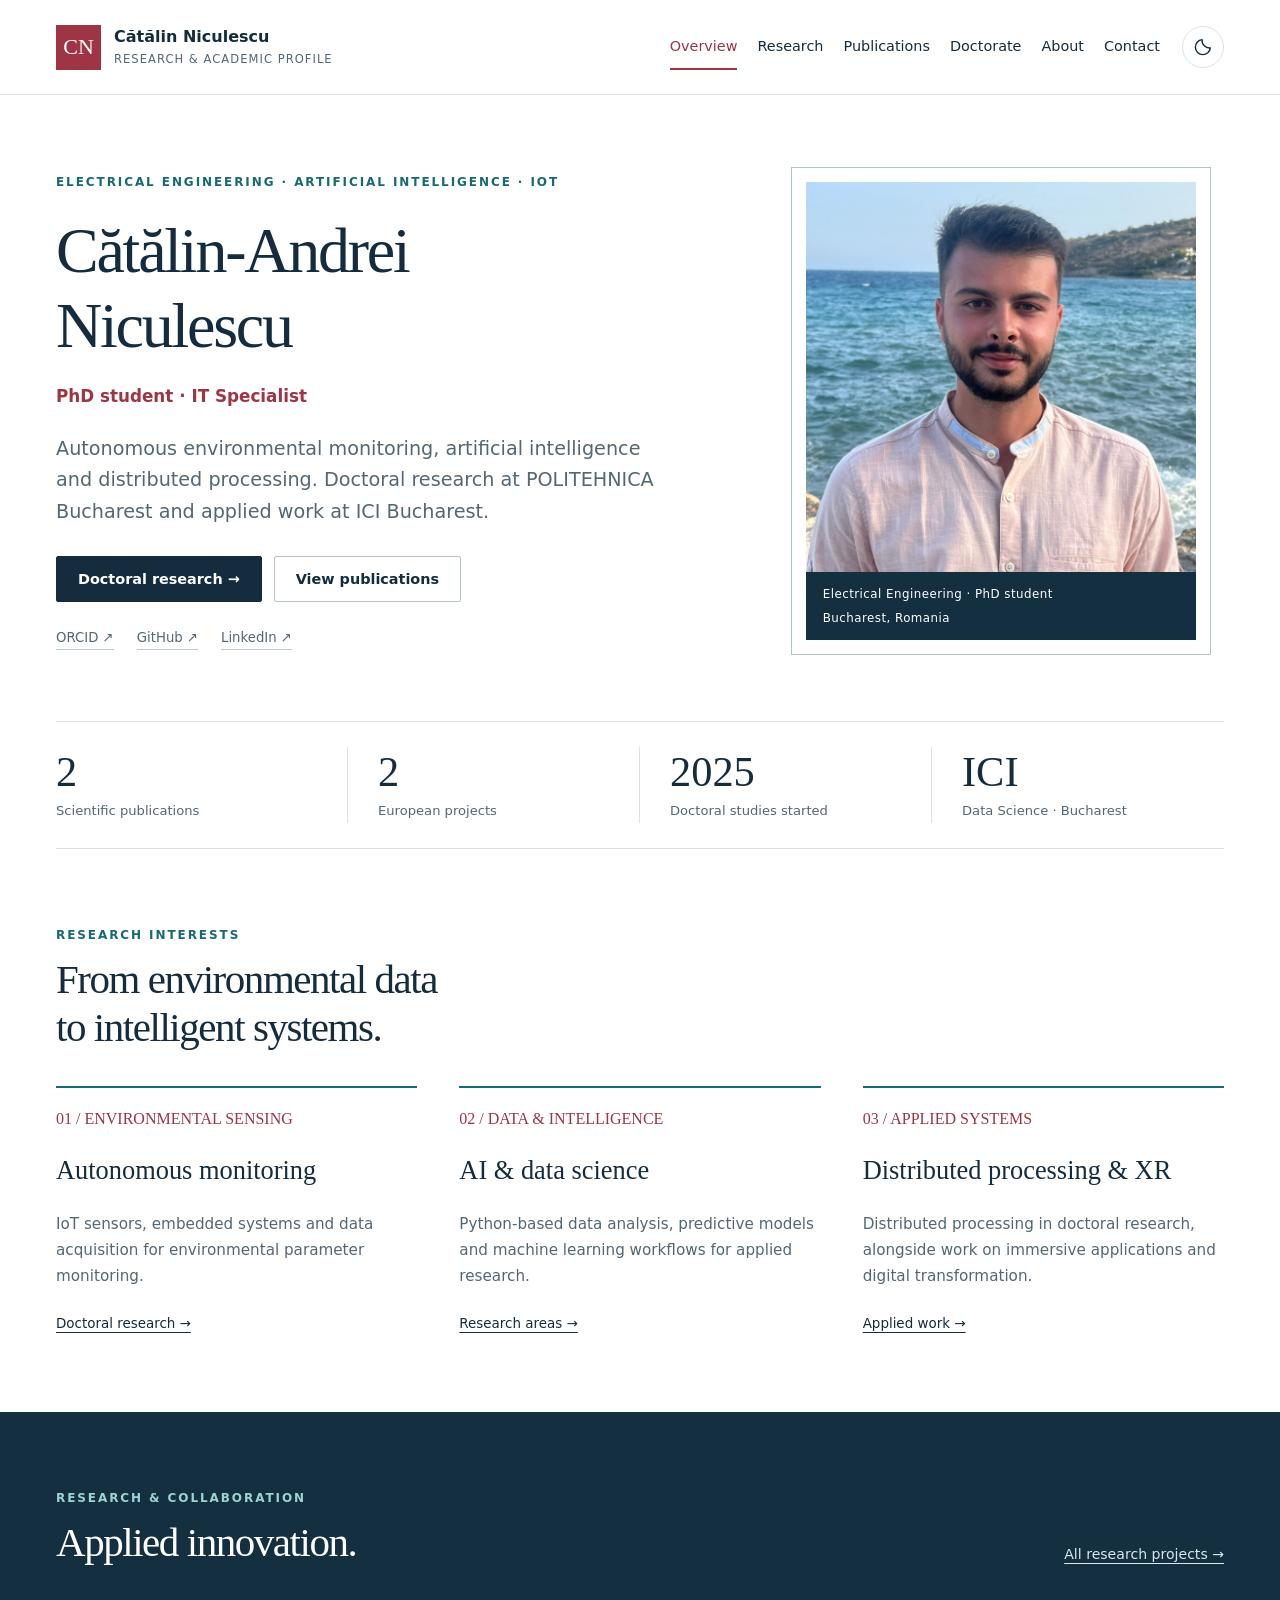
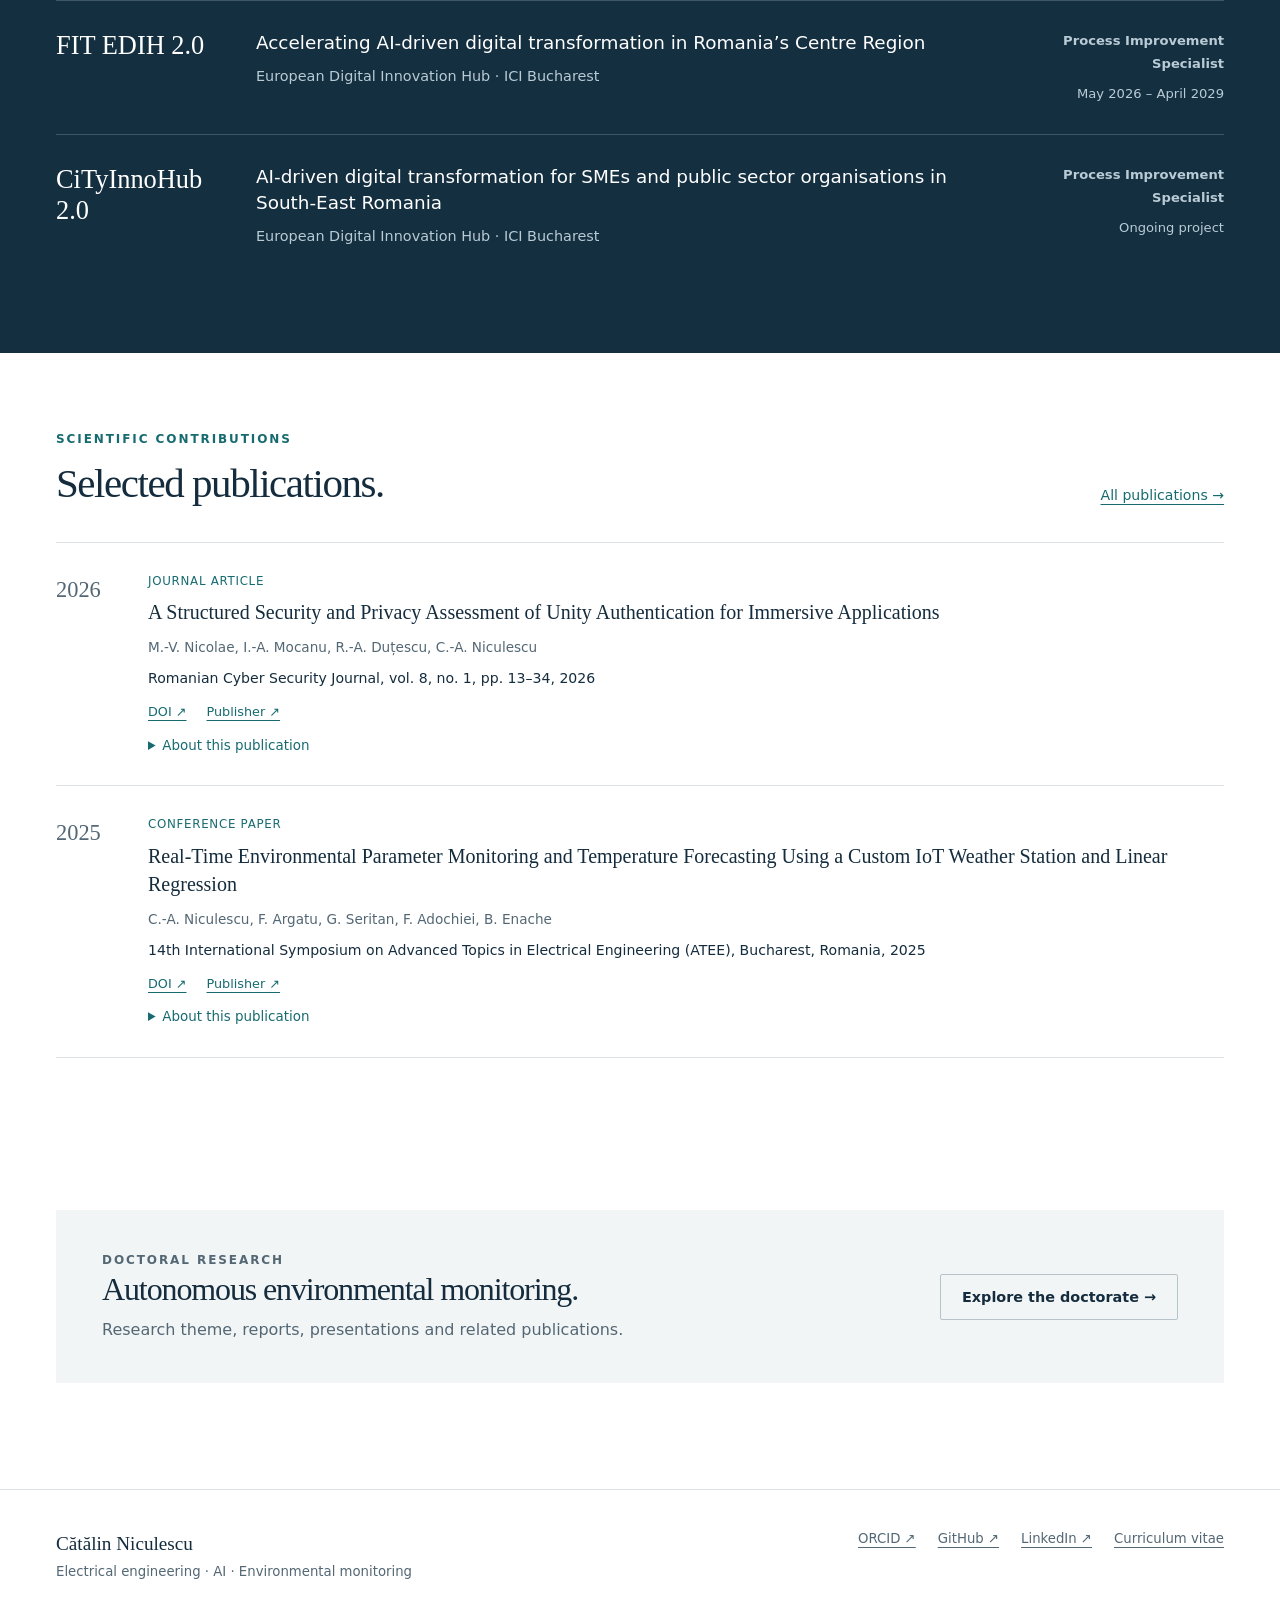
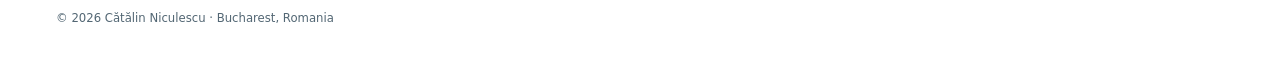
<file: docs/index.html>
<!doctype html>
<html lang="en-GB"><head><meta charset="utf-8"><meta name="viewport" content="width=device-width, initial-scale=1"><meta name="description" content="Overview: Cătălin Niculescu, PhD student in Electrical Engineering and IT Specialist in Data Science at ICI Bucharest."><title>Overview | Cătălin Niculescu</title><link rel="icon" href="assets/favicon.svg" type="image/svg+xml"><script src="theme-init.js?v=1"></script><link rel="stylesheet" href="styles.css"><link rel="stylesheet" href="theme.css?v=1"><script src="app.js?v=theme-1" defer></script></head>
<body><a class="skip" href="#main">Skip to content</a>
<header class="header"><div class="wrap header-inner"><a class="brand" href="index.html"><span class="monogram">CN</span><span class="brand-name">Cătălin Niculescu<small>Research &amp; academic profile</small></span></a><button class="theme-toggle" type="button" aria-label="Switch to dark mode" aria-pressed="false" title="Switch to dark mode"><svg class="icon-moon" viewBox="0 0 24 24" width="20" height="20" fill="none" stroke="currentColor" stroke-width="1.7" stroke-linecap="round" stroke-linejoin="round" aria-hidden="true" focusable="false"><path d="M20.8 13.1A9 9 0 0 1 10.9 3.2a9 9 0 1 0 9.9 9.9Z"/></svg><svg class="icon-sun" viewBox="0 0 24 24" width="20" height="20" fill="none" stroke="currentColor" stroke-width="1.7" stroke-linecap="round" stroke-linejoin="round" aria-hidden="true" focusable="false"><circle cx="12" cy="12" r="4"/><path d="M12 2v2m0 16v2M2 12h2m16 0h2M4.93 4.93l1.42 1.42m11.3 11.3 1.42 1.42M4.93 19.07l1.42-1.42m11.3-11.3 1.42-1.42"/></svg></button><button class="menu-toggle" aria-expanded="false" aria-controls="navigation" type="button">Menu</button><nav id="navigation" class="nav" aria-label="Main navigation"><a href="index.html" aria-current="page">Overview</a><a href="research.html">Research</a><a href="publications.html">Publications</a><a href="doctorate.html">Doctorate</a><a href="about.html">About</a><a href="contact.html">Contact</a></nav></div></header>
<main id="main"><div class="wrap"><section class="hero"><div><p class="eyebrow">Electrical engineering · Artificial intelligence · IoT</p><h1>Cătălin-Andrei<br>Niculescu</h1><p class="position">PhD student · IT Specialist</p><p class="lead">Autonomous environmental monitoring, artificial intelligence and distributed processing. Doctoral research at POLITEHNICA Bucharest and applied work at ICI Bucharest.</p><div class="buttons"><a class="button" href="doctorate.html">Doctoral research →</a><a class="button secondary" href="publications.html">View publications</a></div><div class="profile-links"><a href="https://orcid.org/0009-0007-1769-9398" rel="me">ORCID ↗</a><a href="https://github.com/Cata2509" rel="me">GitHub ↗</a><a href="https://www.linkedin.com/in/catalin-niculescu-092246294/" rel="me">LinkedIn ↗</a></div></div><div class="hero-portrait"><figure><img src="assets/portrait.jpg" width="800" height="800" fetchpriority="high" alt="Portrait of Cătălin Niculescu"><figcaption class="portrait-caption"><span>Electrical Engineering · PhD student</span><span>Bucharest, Romania</span></figcaption></figure></div></section><div class="metrics"><div class="metric"><strong>2</strong><span>Scientific publications</span></div><div class="metric"><strong>2</strong><span>European projects</span></div><div class="metric"><strong>2025</strong><span>Doctoral studies started</span></div><div class="metric"><strong>ICI</strong><span>Data Science · Bucharest</span></div></div></div>
<section class="section wrap"><div class="section-head"><div><p class="eyebrow">Research interests</p><h2>From environmental data<br>to intelligent systems.</h2></div></div><div class="themes"><article class="theme"><span class="num">01 / ENVIRONMENTAL SENSING</span><h3>Autonomous monitoring</h3><p>IoT sensors, embedded systems and data acquisition for environmental parameter monitoring.</p><a href="doctorate.html">Doctoral research →</a></article><article class="theme"><span class="num">02 / DATA &amp; INTELLIGENCE</span><h3>AI &amp; data science</h3><p>Python-based data analysis, predictive models and machine learning workflows for applied research.</p><a href="research.html">Research areas →</a></article><article class="theme"><span class="num">03 / APPLIED SYSTEMS</span><h3>Distributed processing &amp; XR</h3><p>Distributed processing in doctoral research, alongside work on immersive applications and digital transformation.</p><a href="research.html#applied-work">Applied work →</a></article></div></section>
<section class="section dark-section"><div class="wrap"><div class="section-head"><div><p class="eyebrow">Research &amp; collaboration</p><h2>Applied innovation.</h2></div><a class="text-link" href="research.html#projects">All research projects →</a></div><article class="project-feature"><a class="name" href="project-fit-20.html">FIT EDIH 2.0</a><div><h3>Accelerating AI-driven digital transformation in Romania’s Centre Region</h3><p>European Digital Innovation Hub · ICI Bucharest</p></div><div class="role"><strong>Process Improvement Specialist</strong><small>May 2026 – April 2029</small></div></article><article class="project-feature"><a class="name" href="project-cityinnohub-20.html">CiTyInnoHub 2.0</a><div><h3>AI-driven digital transformation for SMEs and public sector organisations in South-East Romania</h3><p>European Digital Innovation Hub · ICI Bucharest</p></div><div class="role"><strong>Process Improvement Specialist</strong><small>Ongoing project</small></div></article></div></section>
<section class="section wrap"><div class="section-head"><div><p class="eyebrow">Scientific contributions</p><h2>Selected publications.</h2></div><a class="text-link" href="publications.html">All publications →</a></div><div class="pub-list"><article class="pub-row" data-search="A Structured Security and Privacy Assessment of Unity Authentication for Immersive Applications M.-V. Nicolae, I.-A. Mocanu, R.-A. Duțescu, C.-A. Niculescu 2026 Journal article Romanian Cyber Security Journal, vol. 8, no. 1, pp. 13–34, 2026" data-year="2026" data-type="Journal article"><div class="pub-year">2026</div><div><div class="pub-meta">Journal article</div><h3><a href="https://doi.org/10.54851/v8i1y202602">A Structured Security and Privacy Assessment of Unity Authentication for Immersive Applications</a></h3><p class="pub-authors">M.-V. Nicolae, I.-A. Mocanu, R.-A. Duțescu, C.-A. Niculescu</p><p class="pub-venue">Romanian Cyber Security Journal, vol. 8, no. 1, pp. 13–34, 2026</p><div class="pub-actions"><a href="https://doi.org/10.54851/v8i1y202602">DOI ↗</a><a href="https://rocys.ici.ro/current-issue/a-structured-security-and-privacy-assessment-of-unity-authentication-for-immersive-applications/">Publisher ↗</a></div><details class="pub-detail"><summary>About this publication</summary><div class="pub-detail-body"><p>A structured assessment of security and privacy in Unity Authentication for immersive applications, combining documentation analysis, prototype implementation and network traffic observation.</p><p>DOI: <a href="https://doi.org/10.54851/v8i1y202602">10.54851/v8i1y202602</a></p></div></details></div></article><article class="pub-row" data-search="Real-Time Environmental Parameter Monitoring and Temperature Forecasting Using a Custom IoT Weather Station and Linear Regression C.-A. Niculescu, F. Argatu, G. Seritan, F. Adochiei, B. Enache 2025 Conference paper 14th International Symposium on Advanced Topics in Electrical Engineering (ATEE), Bucharest, Romania, 2025" data-year="2025" data-type="Conference paper"><div class="pub-year">2025</div><div><div class="pub-meta">Conference paper</div><h3><a href="https://doi.org/10.1109/ATEE66006.2025.11299969">Real-Time Environmental Parameter Monitoring and Temperature Forecasting Using a Custom IoT Weather Station and Linear Regression</a></h3><p class="pub-authors">C.-A. Niculescu, F. Argatu, G. Seritan, F. Adochiei, B. Enache</p><p class="pub-venue">14th International Symposium on Advanced Topics in Electrical Engineering (ATEE), Bucharest, Romania, 2025</p><div class="pub-actions"><a href="https://doi.org/10.1109/ATEE66006.2025.11299969">DOI ↗</a><a href="https://ieeexplore.ieee.org/document/11299969">Publisher ↗</a></div><details class="pub-detail"><summary>About this publication</summary><div class="pub-detail-body"><p>An IoT weather station for environmental sensing and temperature forecasting, with a Flask web platform, an SQLite database and a linear regression model.</p><p>DOI: <a href="https://doi.org/10.1109/ATEE66006.2025.11299969">10.1109/ATEE66006.2025.11299969</a></p></div></details></div></article></div></section>
<section class="wrap section"><div class="callout"><div><p class="eyebrow">Doctoral research</p><h2>Autonomous environmental monitoring.</h2><p>Research theme, reports, presentations and related publications.</p></div><a class="button secondary" href="doctorate.html">Explore the doctorate →</a></div></section></main>
<footer class="footer"><div class="wrap"><div class="footer-top"><div><strong>Cătălin Niculescu</strong><br>Electrical engineering · AI · Environmental monitoring</div><nav aria-label="Academic profiles"><a href="https://orcid.org/0009-0007-1769-9398" rel="me">ORCID ↗</a><a href="https://github.com/Cata2509" rel="me">GitHub ↗</a><a href="https://www.linkedin.com/in/catalin-niculescu-092246294/" rel="me">LinkedIn ↗</a><a href="cv.html">Curriculum vitae</a></nav></div><div class="footer-bottom"><span>© 2026 Cătălin Niculescu · Bucharest, Romania</span></div></div></footer></body></html>
</file>
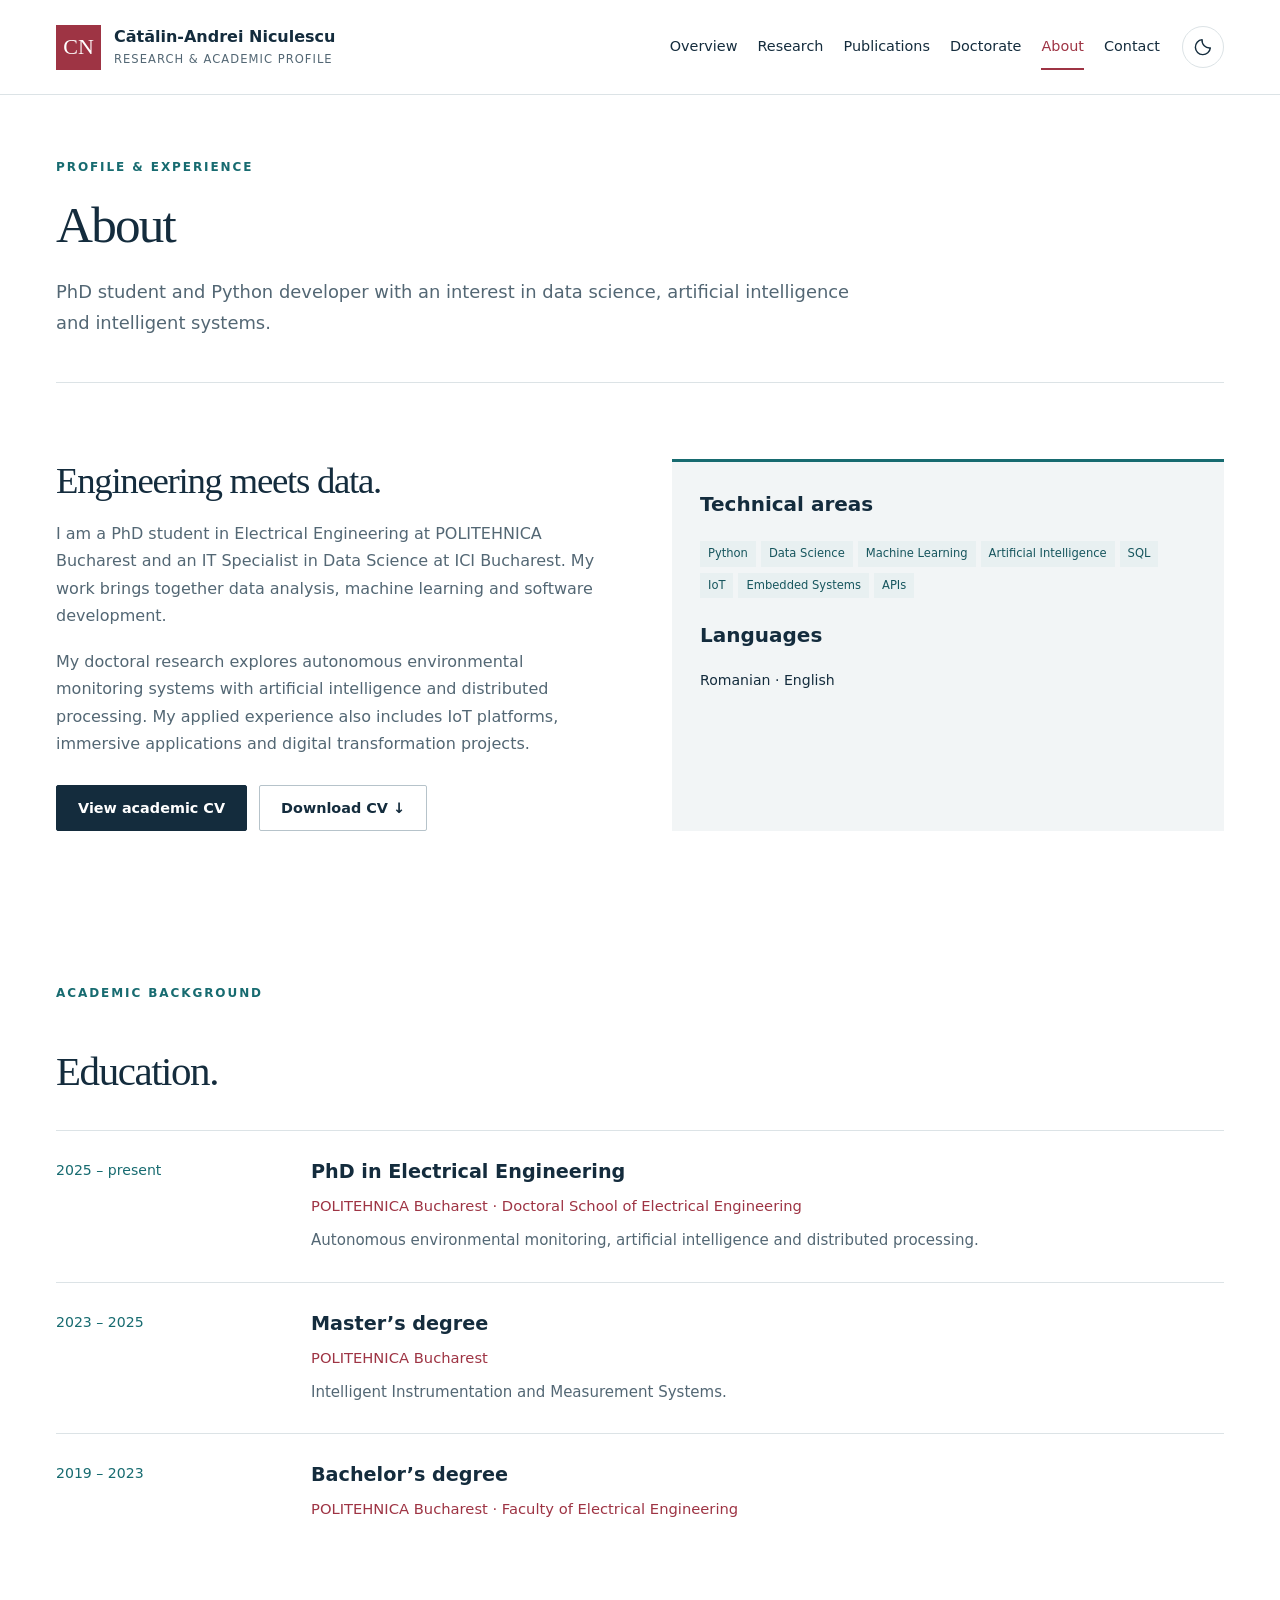
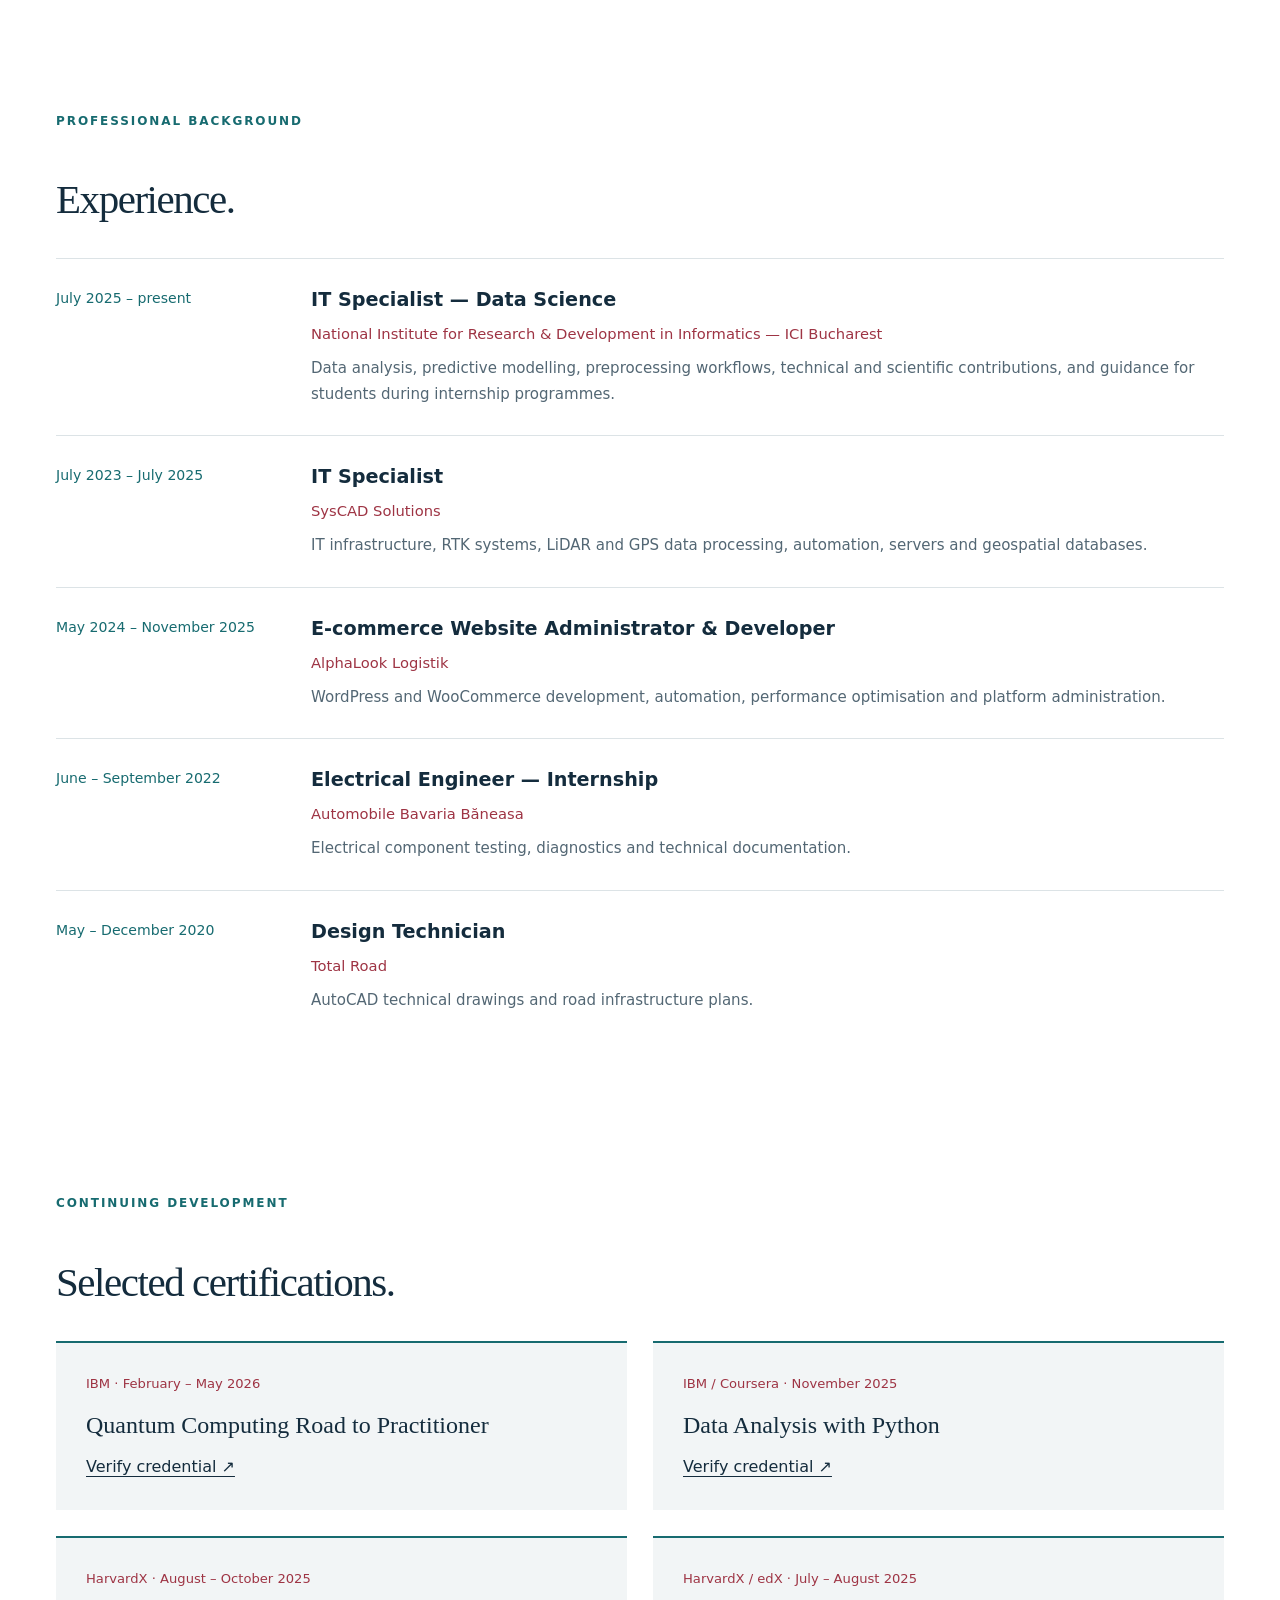
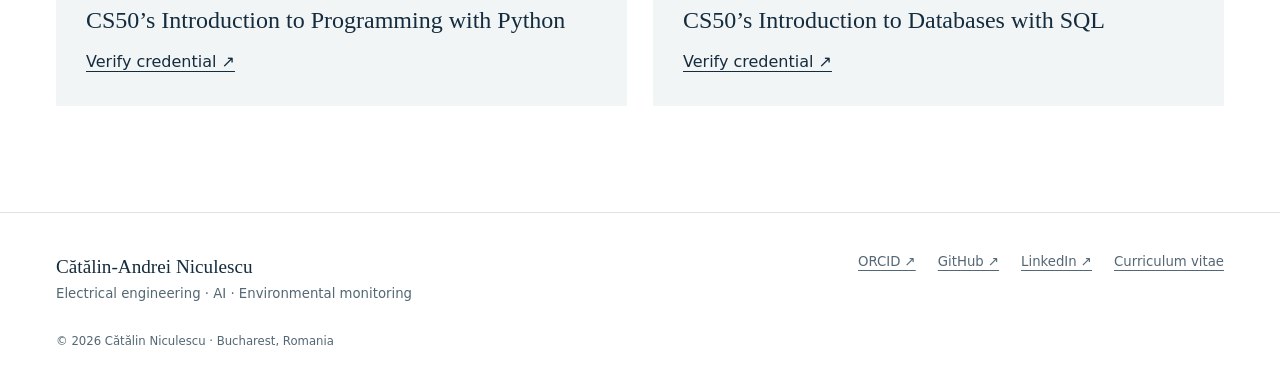
<file: docs/about.html>
<!doctype html>
<html lang="en-GB"><head><meta charset="utf-8"><meta name="viewport" content="width=device-width, initial-scale=1"><meta name="description" content="About: Cătălin Niculescu, PhD student in Electrical Engineering and IT Specialist at ICI Bucharest."><title>About | Cătălin-Andrei Niculescu</title><link rel="icon" href="assets/favicon.svg" type="image/svg+xml"><script src="theme-init.js?v=1"></script><link rel="stylesheet" href="styles.css"><link rel="stylesheet" href="theme.css?v=1"><script src="app.js?v=theme-1" defer></script></head>
<body><a class="skip" href="#main">Skip to content</a>
<header class="header"><div class="wrap header-inner"><a class="brand" href="index.html"><span class="monogram">CN</span><span class="brand-name">Cătălin-Andrei Niculescu<small>Research &amp; academic profile</small></span></a><button class="theme-toggle" type="button" aria-label="Switch to dark mode" aria-pressed="false" title="Switch to dark mode"><svg class="icon-moon" viewBox="0 0 24 24" width="20" height="20" fill="none" stroke="currentColor" stroke-width="1.7" stroke-linecap="round" stroke-linejoin="round" aria-hidden="true" focusable="false"><path d="M20.8 13.1A9 9 0 0 1 10.9 3.2a9 9 0 1 0 9.9 9.9Z"/></svg><svg class="icon-sun" viewBox="0 0 24 24" width="20" height="20" fill="none" stroke="currentColor" stroke-width="1.7" stroke-linecap="round" stroke-linejoin="round" aria-hidden="true" focusable="false"><circle cx="12" cy="12" r="4"/><path d="M12 2v2m0 16v2M2 12h2m16 0h2M4.93 4.93l1.42 1.42m11.3 11.3 1.42 1.42M4.93 19.07l1.42-1.42m11.3-11.3 1.42-1.42"/></svg></button><button class="menu-toggle" aria-expanded="false" aria-controls="navigation" type="button">Menu</button><nav id="navigation" class="nav" aria-label="Main navigation"><a href="index.html">Overview</a><a href="research.html">Research</a><a href="publications.html">Publications</a><a href="doctorate.html">Doctorate</a><a href="about.html" aria-current="page">About</a><a href="contact.html">Contact</a></nav></div></header>
<main id="main"><section class="wrap page-intro"><p class="eyebrow">Profile &amp; experience</p><h1>About</h1><p class="lead">PhD student and Python developer with an interest in data science, artificial intelligence and intelligent systems.</p></section><section class="section wrap two-col"><div class="prose"><h2>Engineering meets data.</h2><p>I am a PhD student in Electrical Engineering at POLITEHNICA Bucharest and an IT Specialist in Data Science at ICI Bucharest. My work brings together data analysis, machine learning and software development.</p><p>My doctoral research explores autonomous environmental monitoring systems with artificial intelligence and distributed processing. My applied experience also includes IoT platforms, immersive applications and digital transformation projects.</p><div class="buttons"><a class="button" href="cv.html">View academic CV</a><a class="button secondary" href="assets/CV_Niculescu_Catalin.pdf" download>Download CV ↓</a></div></div><div class="fact-panel"><h3>Technical areas</h3><p><span class="tag">Python</span><span class="tag">Data Science</span><span class="tag">Machine Learning</span><span class="tag">Artificial Intelligence</span><span class="tag">SQL</span><span class="tag">IoT</span><span class="tag">Embedded Systems</span><span class="tag">APIs</span></p><h3>Languages</h3><p>Romanian · English</p></div></section><section class="section wrap"><p class="eyebrow">Academic background</p><h2>Education.</h2><div class="timeline-row"><div class="date">2025 – present</div><div><h3>PhD in Electrical Engineering</h3><p class="org">POLITEHNICA Bucharest · Doctoral School of Electrical Engineering</p><p>Autonomous environmental monitoring, artificial intelligence and distributed processing.</p></div></div><div class="timeline-row"><div class="date">2023 – 2025</div><div><h3>Master’s degree</h3><p class="org">POLITEHNICA Bucharest</p><p>Intelligent Instrumentation and Measurement Systems.</p></div></div><div class="timeline-row"><div class="date">2019 – 2023</div><div><h3>Bachelor’s degree</h3><p class="org">POLITEHNICA Bucharest · Faculty of Electrical Engineering</p></div></div></section><section class="section wrap"><p class="eyebrow">Professional background</p><h2>Experience.</h2><div class="timeline-row"><div class="date">July 2025 – present</div><div><h3>IT Specialist — Data Science</h3><p class="org">National Institute for Research &amp; Development in Informatics — ICI Bucharest</p><p>Data analysis, predictive modelling, preprocessing workflows, technical and scientific contributions, and guidance for students during internship programmes.</p></div></div><div class="timeline-row"><div class="date">July 2023 – July 2025</div><div><h3>IT Specialist</h3><p class="org">SysCAD Solutions</p><p>IT infrastructure, RTK systems, LiDAR and GPS data processing, automation, servers and geospatial databases.</p></div></div><div class="timeline-row"><div class="date">May 2024 – November 2025</div><div><h3>E-commerce Website Administrator &amp; Developer</h3><p class="org">AlphaLook Logistik</p><p>WordPress and WooCommerce development, automation, performance optimisation and platform administration.</p></div></div><div class="timeline-row"><div class="date">June – September 2022</div><div><h3>Electrical Engineer — Internship</h3><p class="org">Automobile Bavaria Băneasa</p><p>Electrical component testing, diagnostics and technical documentation.</p></div></div><div class="timeline-row"><div class="date">May – December 2020</div><div><h3>Design Technician</h3><p class="org">Total Road</p><p>AutoCAD technical drawings and road infrastructure plans.</p></div></div></section><section class="section wrap"><p class="eyebrow">Continuing development</p><h2>Selected certifications.</h2><div class="course-list"><article class="course"><small>IBM · February – May 2026</small><h3>Quantum Computing Road to Practitioner</h3><a href="https://www.credly.com/badges/038b509b-4d91-49ab-8b34-48683d3fcb1f/linked_in_profile">Verify credential ↗</a></article><article class="course"><small>IBM / Coursera · November 2025</small><h3>Data Analysis with Python</h3><a href="https://coursera.org/verify/0F07CMJU3FM">Verify credential ↗</a></article><article class="course"><small>HarvardX · August – October 2025</small><h3>CS50’s Introduction to Programming with Python</h3><a href="https://cs50.harvard.edu/certificates/dea25fdb-5137-4205-8a76-9cec386d100c">Verify credential ↗</a></article><article class="course"><small>HarvardX / edX · July – August 2025</small><h3>CS50’s Introduction to Databases with SQL</h3><a href="https://courses.edx.org/certificates/6bea7779d0f944baaa584b8f89e5f75b">Verify credential ↗</a></article></div></section></main>
<footer class="footer"><div class="wrap"><div class="footer-top"><div><strong>Cătălin-Andrei Niculescu</strong><br>Electrical engineering · AI · Environmental monitoring</div><nav aria-label="Academic profiles"><a href="https://orcid.org/0009-0007-1769-9398" rel="me">ORCID ↗</a><a href="https://github.com/Cata2509" rel="me">GitHub ↗</a><a href="https://www.linkedin.com/in/catalin-niculescu-092246294/" rel="me">LinkedIn ↗</a><a href="cv.html">Curriculum vitae</a></nav></div><div class="footer-bottom"><span>© 2026 Cătălin Niculescu · Bucharest, Romania</span></div></div></footer></body></html>
</file>
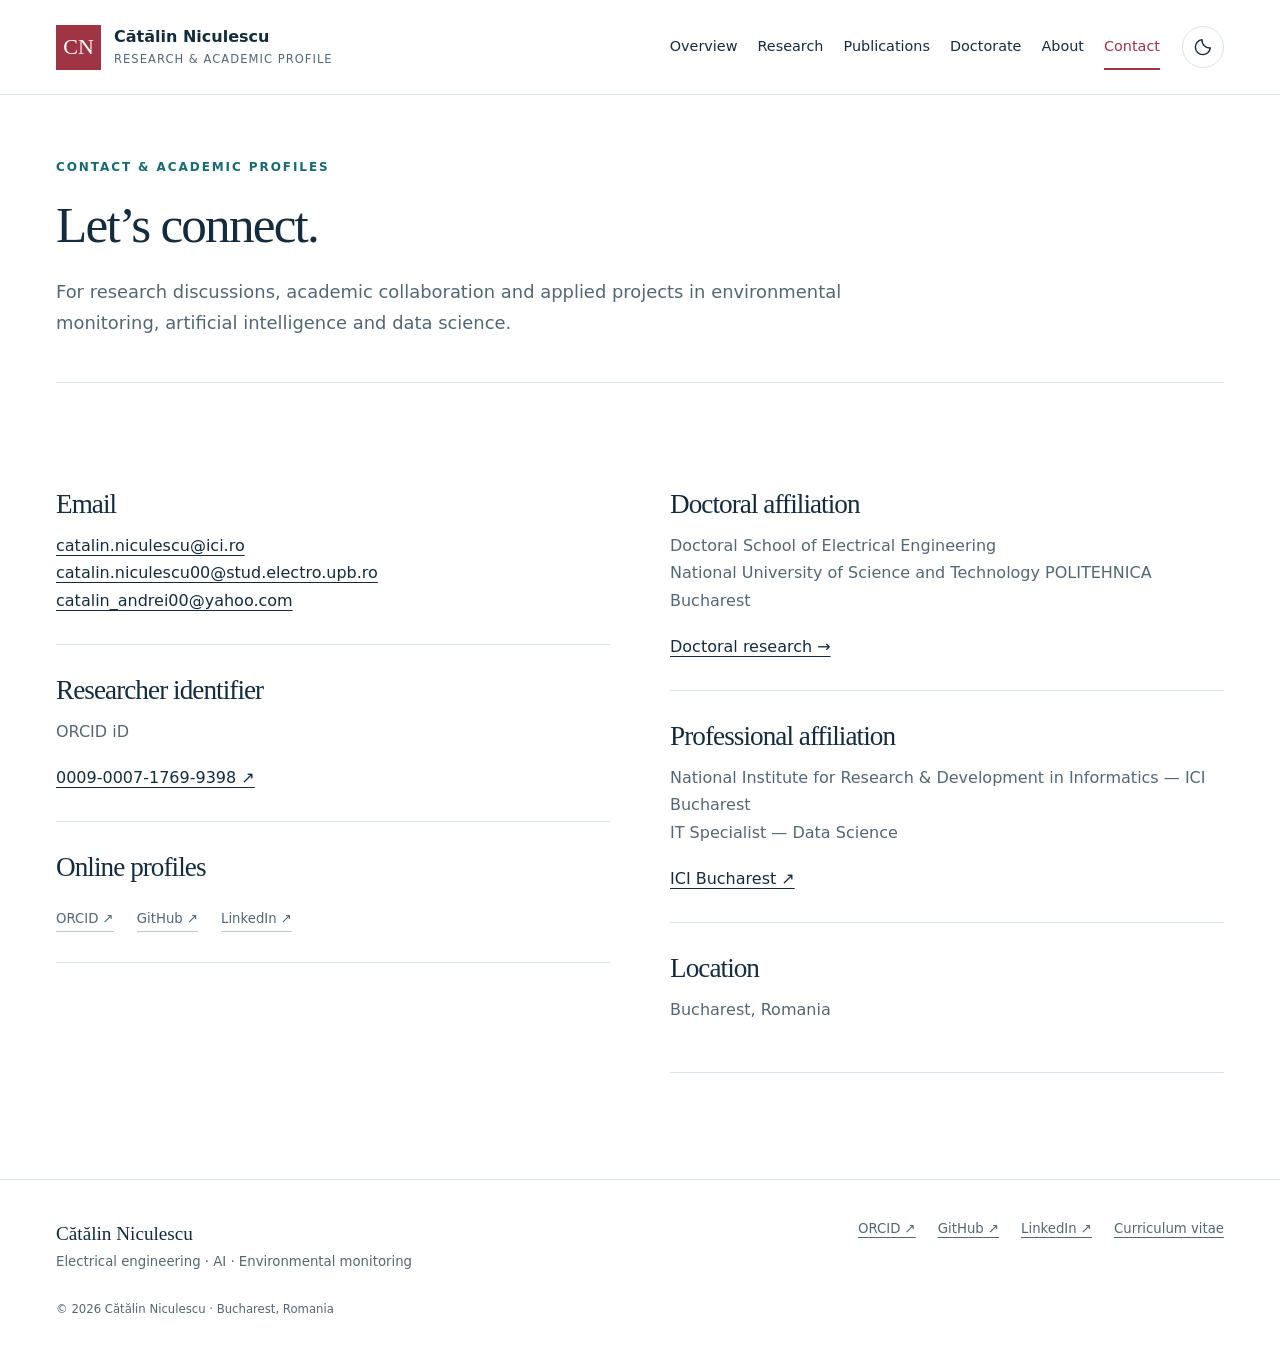
<file: docs/contact.html>
<!doctype html>
<html lang="en-GB"><head><meta charset="utf-8"><meta name="viewport" content="width=device-width, initial-scale=1"><meta name="description" content="Contact: Cătălin Niculescu, PhD student in Electrical Engineering and IT Specialist in Data Science at ICI Bucharest."><title>Contact | Cătălin Niculescu</title><link rel="icon" href="assets/favicon.svg" type="image/svg+xml"><script src="theme-init.js?v=1"></script><link rel="stylesheet" href="styles.css"><link rel="stylesheet" href="theme.css?v=1"><script src="app.js?v=theme-1" defer></script></head>
<body><a class="skip" href="#main">Skip to content</a>
<header class="header"><div class="wrap header-inner"><a class="brand" href="index.html"><span class="monogram">CN</span><span class="brand-name">Cătălin Niculescu<small>Research &amp; academic profile</small></span></a><button class="theme-toggle" type="button" aria-label="Switch to dark mode" aria-pressed="false" title="Switch to dark mode"><svg class="icon-moon" viewBox="0 0 24 24" width="20" height="20" fill="none" stroke="currentColor" stroke-width="1.7" stroke-linecap="round" stroke-linejoin="round" aria-hidden="true" focusable="false"><path d="M20.8 13.1A9 9 0 0 1 10.9 3.2a9 9 0 1 0 9.9 9.9Z"/></svg><svg class="icon-sun" viewBox="0 0 24 24" width="20" height="20" fill="none" stroke="currentColor" stroke-width="1.7" stroke-linecap="round" stroke-linejoin="round" aria-hidden="true" focusable="false"><circle cx="12" cy="12" r="4"/><path d="M12 2v2m0 16v2M2 12h2m16 0h2M4.93 4.93l1.42 1.42m11.3 11.3 1.42 1.42M4.93 19.07l1.42-1.42m11.3-11.3 1.42-1.42"/></svg></button><button class="menu-toggle" aria-expanded="false" aria-controls="navigation" type="button">Menu</button><nav id="navigation" class="nav" aria-label="Main navigation"><a href="index.html">Overview</a><a href="research.html">Research</a><a href="publications.html">Publications</a><a href="doctorate.html">Doctorate</a><a href="about.html">About</a><a href="contact.html" aria-current="page">Contact</a></nav></div></header>
<main id="main"><section class="wrap page-intro"><p class="eyebrow">Contact &amp; academic profiles</p><h1>Let’s connect.</h1><p class="lead">For research discussions, academic collaboration and applied projects in environmental monitoring, artificial intelligence and data science.</p></section><section class="section wrap contact-grid"><div><article class="contact-card"><h2>Email</h2><a href="mailto:catalin.niculescu@ici.ro">catalin.niculescu@ici.ro</a><br><a href="mailto:catalin.niculescu00@stud.electro.upb.ro">catalin.niculescu00@stud.electro.upb.ro</a><br><a href="mailto:catalin_andrei00@yahoo.com">catalin_andrei00@yahoo.com</a></article><article class="contact-card"><h2>Researcher identifier</h2><p>ORCID iD</p><a href="https://orcid.org/0009-0007-1769-9398">0009-0007-1769-9398 ↗</a></article><article class="contact-card"><h2>Online profiles</h2><div class="profile-links"><a href="https://orcid.org/0009-0007-1769-9398" rel="me">ORCID ↗</a><a href="https://github.com/Cata2509" rel="me">GitHub ↗</a><a href="https://www.linkedin.com/in/catalin-niculescu-092246294/" rel="me">LinkedIn ↗</a></div></article></div><div><article class="contact-card"><h2>Doctoral affiliation</h2><p>Doctoral School of Electrical Engineering<br>National University of Science and Technology POLITEHNICA Bucharest</p><a href="doctorate.html">Doctoral research →</a></article><article class="contact-card"><h2>Professional affiliation</h2><p>National Institute for Research &amp; Development in Informatics — ICI Bucharest<br>IT Specialist — Data Science</p><a href="https://ici.ro/en/">ICI Bucharest ↗</a></article><article class="contact-card"><h2>Location</h2><p>Bucharest, Romania</p></article></div></section></main>
<footer class="footer"><div class="wrap"><div class="footer-top"><div><strong>Cătălin Niculescu</strong><br>Electrical engineering · AI · Environmental monitoring</div><nav aria-label="Academic profiles"><a href="https://orcid.org/0009-0007-1769-9398" rel="me">ORCID ↗</a><a href="https://github.com/Cata2509" rel="me">GitHub ↗</a><a href="https://www.linkedin.com/in/catalin-niculescu-092246294/" rel="me">LinkedIn ↗</a><a href="cv.html">Curriculum vitae</a></nav></div><div class="footer-bottom"><span>© 2026 Cătălin Niculescu · Bucharest, Romania</span></div></div></footer></body></html>
</file>
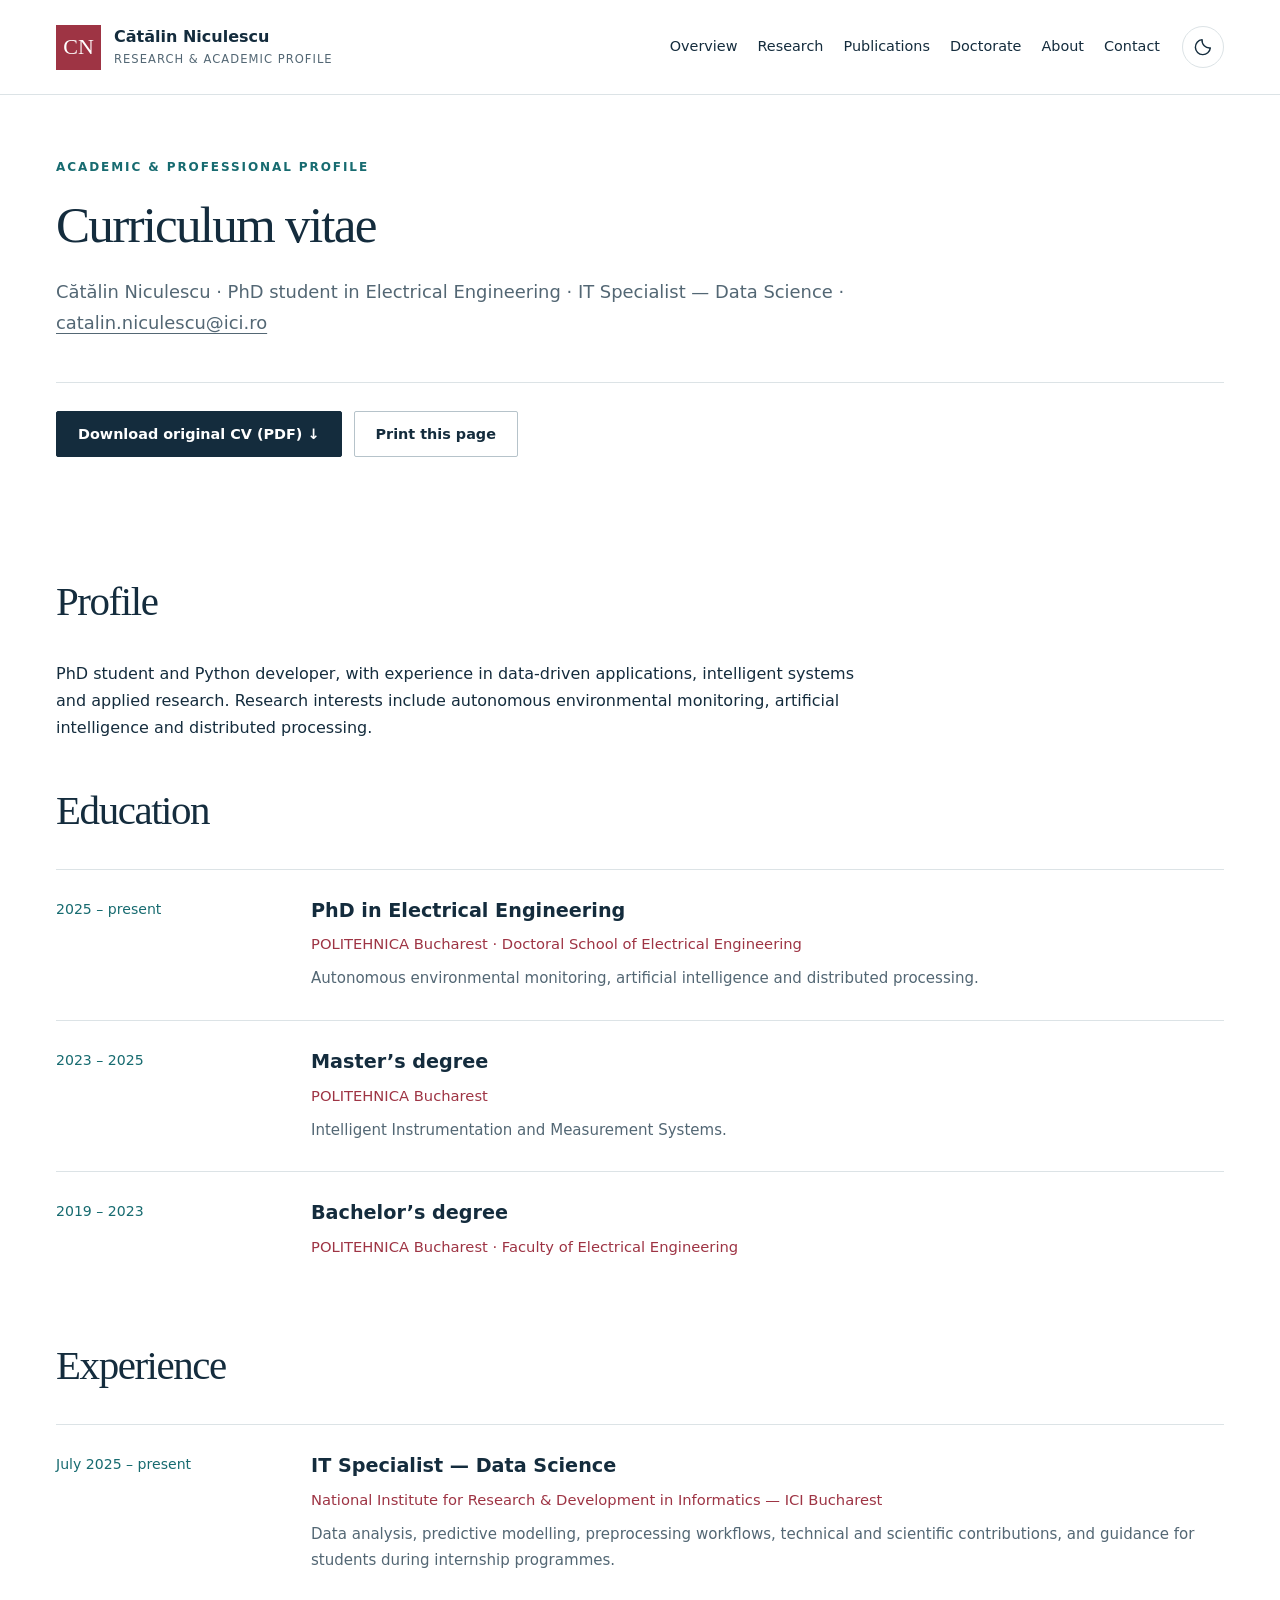
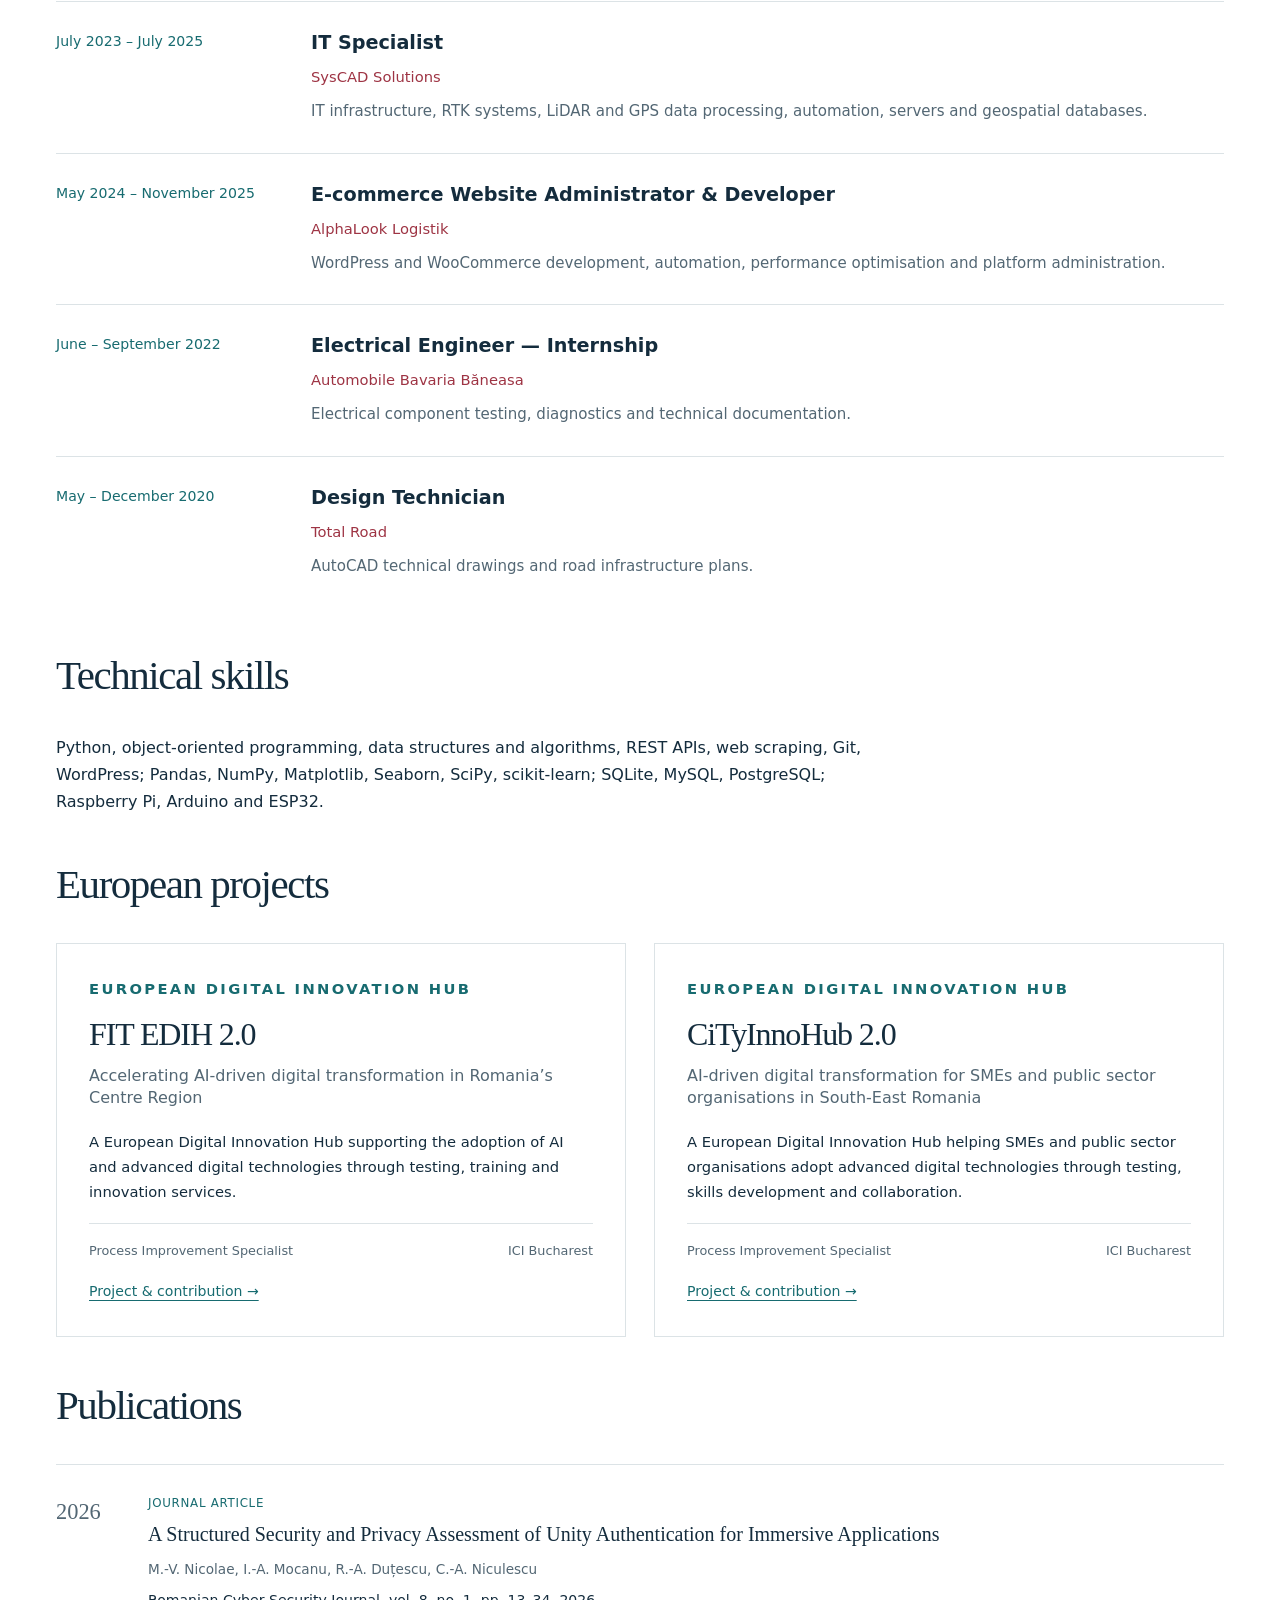
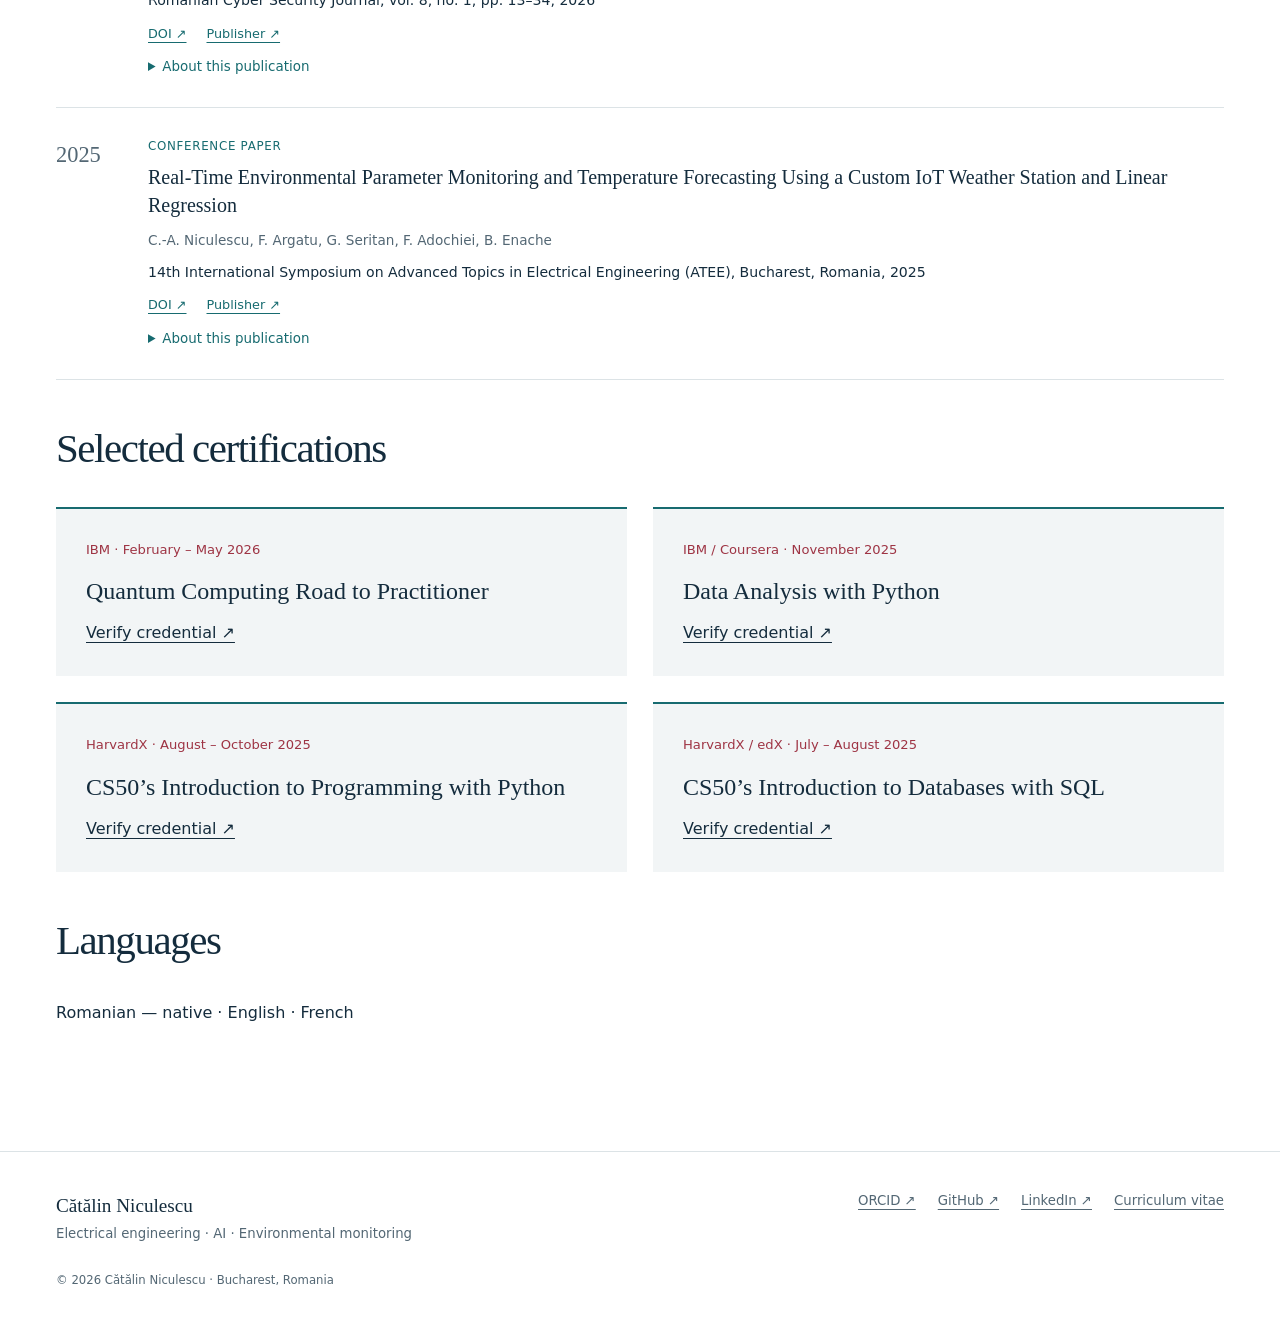
<file: docs/cv.html>
<!doctype html>
<html lang="en-GB"><head><meta charset="utf-8"><meta name="viewport" content="width=device-width, initial-scale=1"><meta name="description" content="Curriculum vitae: Cătălin Niculescu, PhD student in Electrical Engineering and IT Specialist in Data Science at ICI Bucharest."><title>Curriculum vitae | Cătălin Niculescu</title><link rel="icon" href="assets/favicon.svg" type="image/svg+xml"><script src="theme-init.js?v=1"></script><link rel="stylesheet" href="styles.css"><link rel="stylesheet" href="theme.css?v=1"><script src="app.js?v=theme-1" defer></script></head>
<body><a class="skip" href="#main">Skip to content</a>
<header class="header"><div class="wrap header-inner"><a class="brand" href="index.html"><span class="monogram">CN</span><span class="brand-name">Cătălin Niculescu<small>Research &amp; academic profile</small></span></a><button class="theme-toggle" type="button" aria-label="Switch to dark mode" aria-pressed="false" title="Switch to dark mode"><svg class="icon-moon" viewBox="0 0 24 24" width="20" height="20" fill="none" stroke="currentColor" stroke-width="1.7" stroke-linecap="round" stroke-linejoin="round" aria-hidden="true" focusable="false"><path d="M20.8 13.1A9 9 0 0 1 10.9 3.2a9 9 0 1 0 9.9 9.9Z"/></svg><svg class="icon-sun" viewBox="0 0 24 24" width="20" height="20" fill="none" stroke="currentColor" stroke-width="1.7" stroke-linecap="round" stroke-linejoin="round" aria-hidden="true" focusable="false"><circle cx="12" cy="12" r="4"/><path d="M12 2v2m0 16v2M2 12h2m16 0h2M4.93 4.93l1.42 1.42m11.3 11.3 1.42 1.42M4.93 19.07l1.42-1.42m11.3-11.3 1.42-1.42"/></svg></button><button class="menu-toggle" aria-expanded="false" aria-controls="navigation" type="button">Menu</button><nav id="navigation" class="nav" aria-label="Main navigation"><a href="index.html">Overview</a><a href="research.html">Research</a><a href="publications.html">Publications</a><a href="doctorate.html">Doctorate</a><a href="about.html">About</a><a href="contact.html">Contact</a></nav></div></header>
<main id="main"><section class="wrap page-intro"><p class="eyebrow">Academic &amp; professional profile</p><h1>Curriculum vitae</h1><p class="lead">Cătălin Niculescu · PhD student in Electrical Engineering · IT Specialist — Data Science · <a href="mailto:catalin.niculescu@ici.ro">catalin.niculescu@ici.ro</a></p></section><div class="wrap buttons no-print"><a class="button" href="assets/CV_Niculescu_Catalin.pdf" download>Download original CV (PDF) ↓</a><button class="button secondary" type="button" data-print>Print this page</button></div><section class="section wrap"><h2>Profile</h2><p class="prose">PhD student and Python developer, with experience in data-driven applications, intelligent systems and applied research. Research interests include autonomous environmental monitoring, artificial intelligence and distributed processing.</p><h2>Education</h2><div class="timeline-row"><div class="date">2025 – present</div><div><h3>PhD in Electrical Engineering</h3><p class="org">POLITEHNICA Bucharest · Doctoral School of Electrical Engineering</p><p>Autonomous environmental monitoring, artificial intelligence and distributed processing.</p></div></div><div class="timeline-row"><div class="date">2023 – 2025</div><div><h3>Master’s degree</h3><p class="org">POLITEHNICA Bucharest</p><p>Intelligent Instrumentation and Measurement Systems.</p></div></div><div class="timeline-row"><div class="date">2019 – 2023</div><div><h3>Bachelor’s degree</h3><p class="org">POLITEHNICA Bucharest · Faculty of Electrical Engineering</p></div></div><h2>Experience</h2><div class="timeline-row"><div class="date">July 2025 – present</div><div><h3>IT Specialist — Data Science</h3><p class="org">National Institute for Research &amp; Development in Informatics — ICI Bucharest</p><p>Data analysis, predictive modelling, preprocessing workflows, technical and scientific contributions, and guidance for students during internship programmes.</p></div></div><div class="timeline-row"><div class="date">July 2023 – July 2025</div><div><h3>IT Specialist</h3><p class="org">SysCAD Solutions</p><p>IT infrastructure, RTK systems, LiDAR and GPS data processing, automation, servers and geospatial databases.</p></div></div><div class="timeline-row"><div class="date">May 2024 – November 2025</div><div><h3>E-commerce Website Administrator &amp; Developer</h3><p class="org">AlphaLook Logistik</p><p>WordPress and WooCommerce development, automation, performance optimisation and platform administration.</p></div></div><div class="timeline-row"><div class="date">June – September 2022</div><div><h3>Electrical Engineer — Internship</h3><p class="org">Automobile Bavaria Băneasa</p><p>Electrical component testing, diagnostics and technical documentation.</p></div></div><div class="timeline-row"><div class="date">May – December 2020</div><div><h3>Design Technician</h3><p class="org">Total Road</p><p>AutoCAD technical drawings and road infrastructure plans.</p></div></div><h2>Technical skills</h2><p class="prose">Python, object-oriented programming, data structures and algorithms, REST APIs, web scraping, Git, WordPress; Pandas, NumPy, Matplotlib, Seaborn, SciPy, scikit-learn; SQLite, MySQL, PostgreSQL; Raspberry Pi, Arduino and ESP32.</p><h2>European projects</h2><div class="project-grid"><article class="project-card"><p class="eyebrow">European Digital Innovation Hub</p><h2><a href="project-fit-20.html">FIT EDIH 2.0</a></h2><h3>Accelerating AI-driven digital transformation in Romania’s Centre Region</h3><p>A European Digital Innovation Hub supporting the adoption of AI and advanced digital technologies through testing, training and innovation services.</p><div class="project-meta"><span>Process Improvement Specialist</span><span>ICI Bucharest</span></div><a class="text-link" href="project-fit-20.html">Project &amp; contribution →</a></article><article class="project-card"><p class="eyebrow">European Digital Innovation Hub</p><h2><a href="project-cityinnohub-20.html">CiTyInnoHub 2.0</a></h2><h3>AI-driven digital transformation for SMEs and public sector organisations in South-East Romania</h3><p>A European Digital Innovation Hub helping SMEs and public sector organisations adopt advanced digital technologies through testing, skills development and collaboration.</p><div class="project-meta"><span>Process Improvement Specialist</span><span>ICI Bucharest</span></div><a class="text-link" href="project-cityinnohub-20.html">Project &amp; contribution →</a></article></div><h2>Publications</h2><div class="pub-list"><article class="pub-row" data-search="A Structured Security and Privacy Assessment of Unity Authentication for Immersive Applications M.-V. Nicolae, I.-A. Mocanu, R.-A. Duțescu, C.-A. Niculescu 2026 Journal article Romanian Cyber Security Journal, vol. 8, no. 1, pp. 13–34, 2026" data-year="2026" data-type="Journal article"><div class="pub-year">2026</div><div><div class="pub-meta">Journal article</div><h3><a href="https://doi.org/10.54851/v8i1y202602">A Structured Security and Privacy Assessment of Unity Authentication for Immersive Applications</a></h3><p class="pub-authors">M.-V. Nicolae, I.-A. Mocanu, R.-A. Duțescu, C.-A. Niculescu</p><p class="pub-venue">Romanian Cyber Security Journal, vol. 8, no. 1, pp. 13–34, 2026</p><div class="pub-actions"><a href="https://doi.org/10.54851/v8i1y202602">DOI ↗</a><a href="https://rocys.ici.ro/current-issue/a-structured-security-and-privacy-assessment-of-unity-authentication-for-immersive-applications/">Publisher ↗</a></div><details class="pub-detail"><summary>About this publication</summary><div class="pub-detail-body"><p>A structured assessment of security and privacy in Unity Authentication for immersive applications, combining documentation analysis, prototype implementation and network traffic observation.</p><p>DOI: <a href="https://doi.org/10.54851/v8i1y202602">10.54851/v8i1y202602</a></p></div></details></div></article><article class="pub-row" data-search="Real-Time Environmental Parameter Monitoring and Temperature Forecasting Using a Custom IoT Weather Station and Linear Regression C.-A. Niculescu, F. Argatu, G. Seritan, F. Adochiei, B. Enache 2025 Conference paper 14th International Symposium on Advanced Topics in Electrical Engineering (ATEE), Bucharest, Romania, 2025" data-year="2025" data-type="Conference paper"><div class="pub-year">2025</div><div><div class="pub-meta">Conference paper</div><h3><a href="https://doi.org/10.1109/ATEE66006.2025.11299969">Real-Time Environmental Parameter Monitoring and Temperature Forecasting Using a Custom IoT Weather Station and Linear Regression</a></h3><p class="pub-authors">C.-A. Niculescu, F. Argatu, G. Seritan, F. Adochiei, B. Enache</p><p class="pub-venue">14th International Symposium on Advanced Topics in Electrical Engineering (ATEE), Bucharest, Romania, 2025</p><div class="pub-actions"><a href="https://doi.org/10.1109/ATEE66006.2025.11299969">DOI ↗</a><a href="https://ieeexplore.ieee.org/document/11299969">Publisher ↗</a></div><details class="pub-detail"><summary>About this publication</summary><div class="pub-detail-body"><p>An IoT weather station for environmental sensing and temperature forecasting, with a Flask web platform, an SQLite database and a linear regression model.</p><p>DOI: <a href="https://doi.org/10.1109/ATEE66006.2025.11299969">10.1109/ATEE66006.2025.11299969</a></p></div></details></div></article></div><h2>Selected certifications</h2><div class="course-list"><article class="course"><small>IBM · February – May 2026</small><h3>Quantum Computing Road to Practitioner</h3><a href="https://www.credly.com/badges/038b509b-4d91-49ab-8b34-48683d3fcb1f/linked_in_profile">Verify credential ↗</a></article><article class="course"><small>IBM / Coursera · November 2025</small><h3>Data Analysis with Python</h3><a href="https://coursera.org/verify/0F07CMJU3FM">Verify credential ↗</a></article><article class="course"><small>HarvardX · August – October 2025</small><h3>CS50’s Introduction to Programming with Python</h3><a href="https://cs50.harvard.edu/certificates/dea25fdb-5137-4205-8a76-9cec386d100c">Verify credential ↗</a></article><article class="course"><small>HarvardX / edX · July – August 2025</small><h3>CS50’s Introduction to Databases with SQL</h3><a href="https://courses.edx.org/certificates/6bea7779d0f944baaa584b8f89e5f75b">Verify credential ↗</a></article></div><h2>Languages</h2><p>Romanian — native · English · French</p></section></main>
<footer class="footer"><div class="wrap"><div class="footer-top"><div><strong>Cătălin Niculescu</strong><br>Electrical engineering · AI · Environmental monitoring</div><nav aria-label="Academic profiles"><a href="https://orcid.org/0009-0007-1769-9398" rel="me">ORCID ↗</a><a href="https://github.com/Cata2509" rel="me">GitHub ↗</a><a href="https://www.linkedin.com/in/catalin-niculescu-092246294/" rel="me">LinkedIn ↗</a><a href="cv.html">Curriculum vitae</a></nav></div><div class="footer-bottom"><span>© 2026 Cătălin Niculescu · Bucharest, Romania</span></div></div></footer></body></html>
</file>
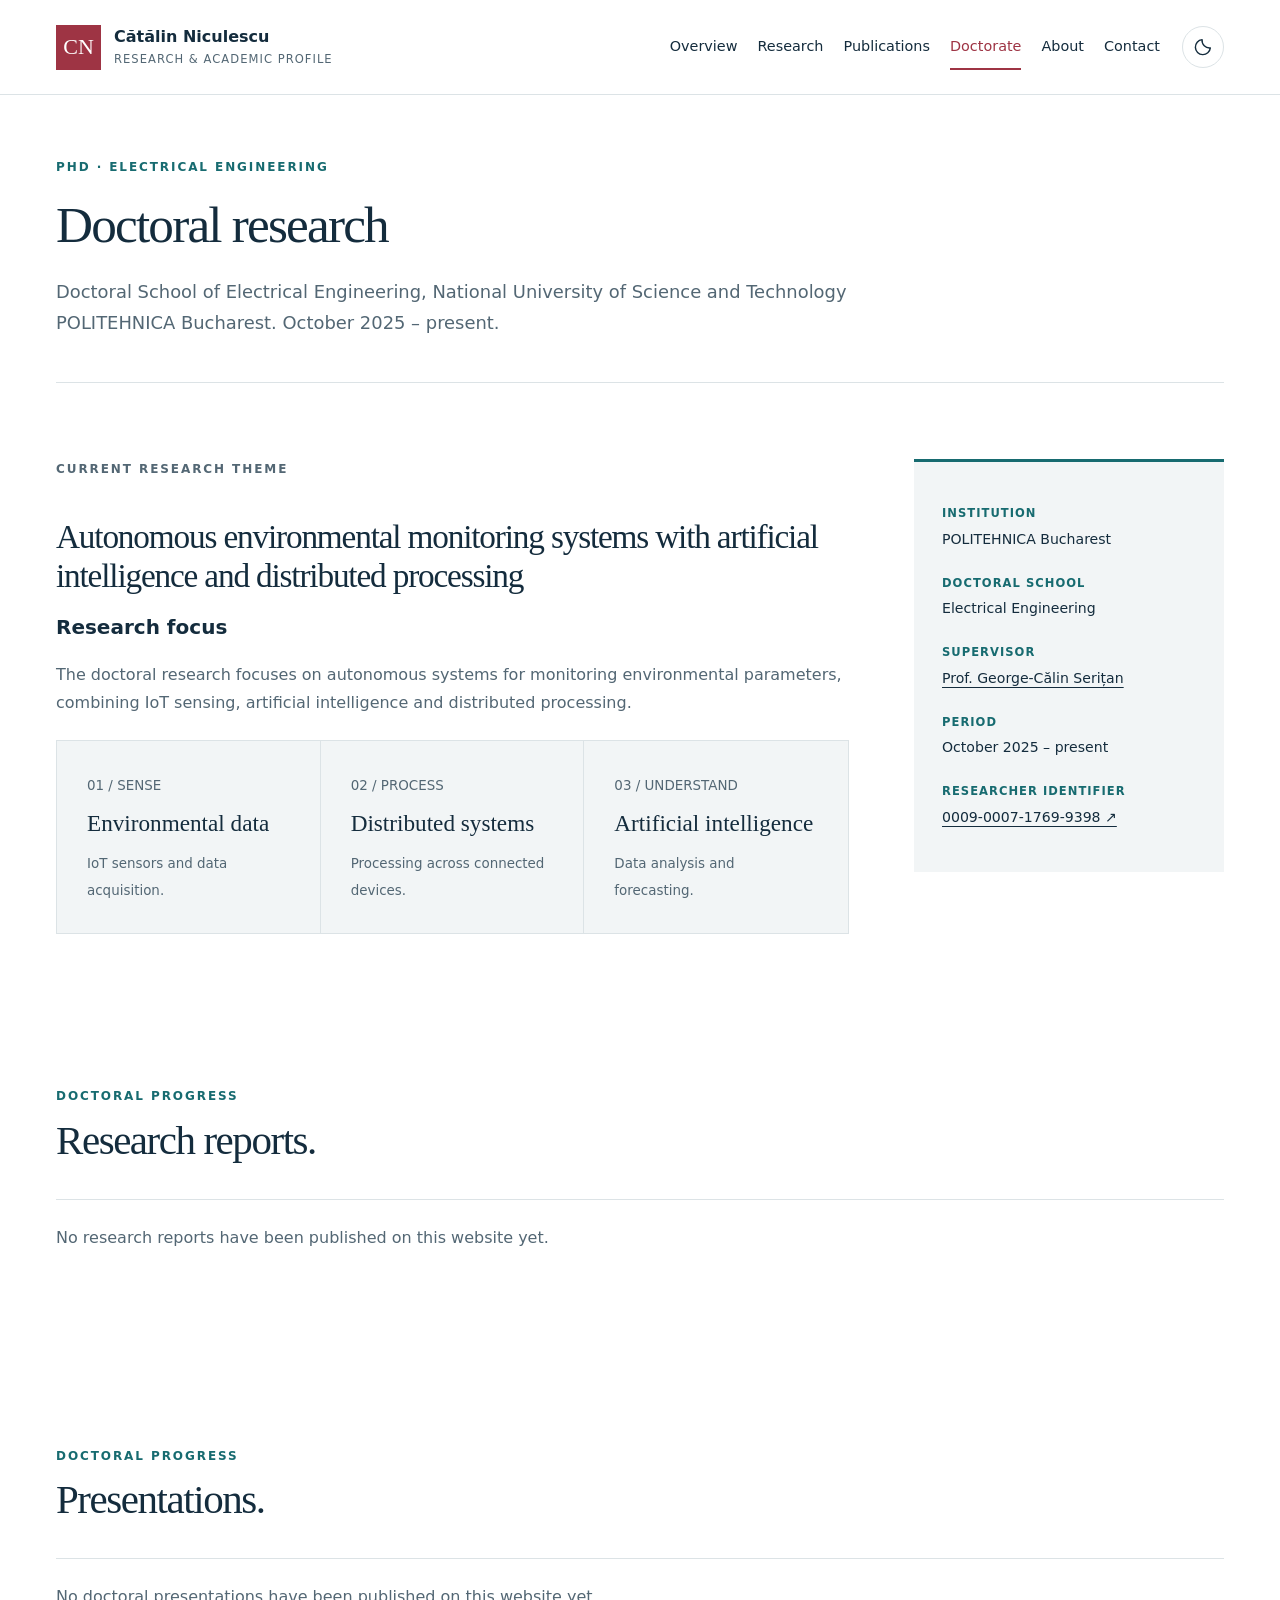
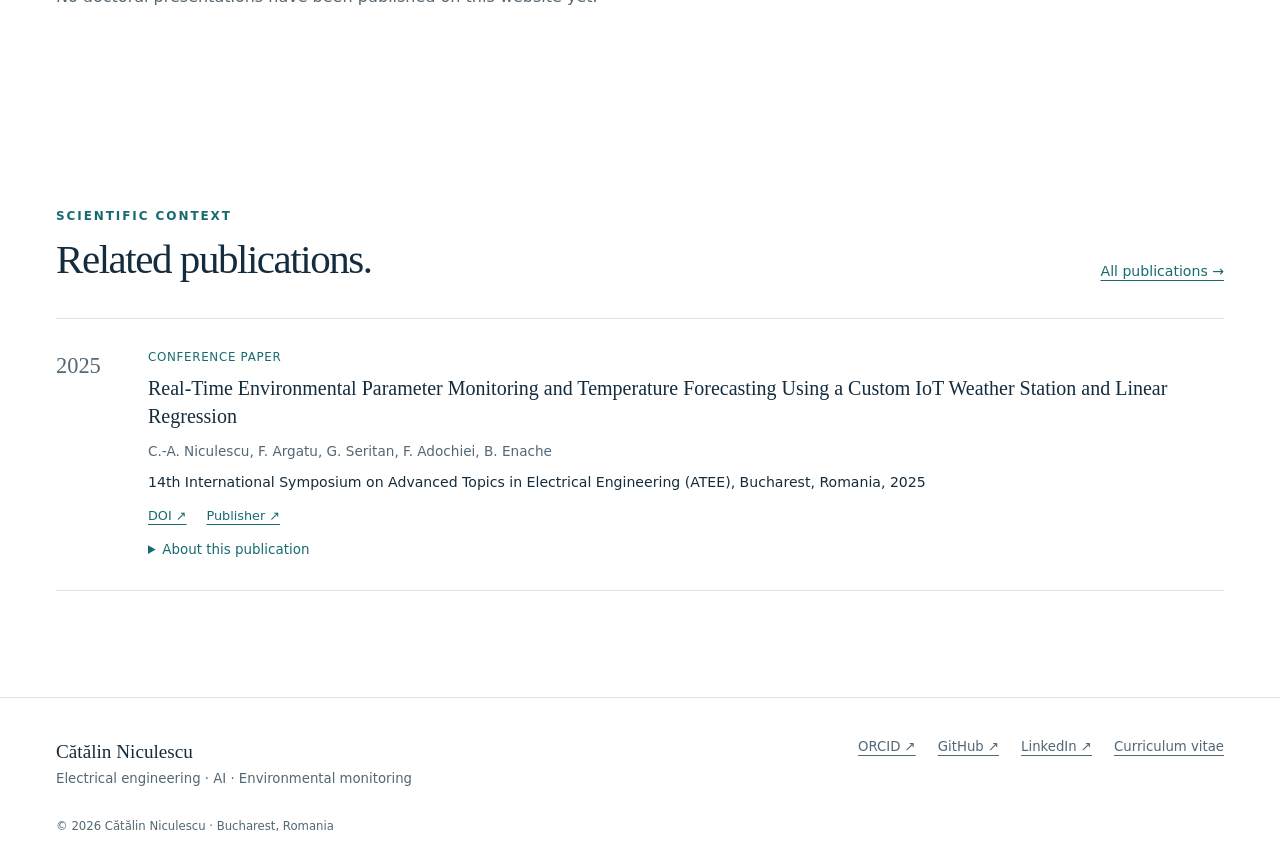
<file: docs/doctorate.html>
<!doctype html>
<html lang="en-GB"><head><meta charset="utf-8"><meta name="viewport" content="width=device-width, initial-scale=1"><meta name="description" content="Doctorate: Cătălin Niculescu, PhD student in Electrical Engineering and IT Specialist in Data Science at ICI Bucharest."><title>Doctorate | Cătălin Niculescu</title><link rel="icon" href="assets/favicon.svg" type="image/svg+xml"><script src="theme-init.js?v=1"></script><link rel="stylesheet" href="styles.css"><link rel="stylesheet" href="theme.css?v=1"><script src="app.js?v=theme-1" defer></script></head>
<body><a class="skip" href="#main">Skip to content</a>
<header class="header"><div class="wrap header-inner"><a class="brand" href="index.html"><span class="monogram">CN</span><span class="brand-name">Cătălin Niculescu<small>Research &amp; academic profile</small></span></a><button class="theme-toggle" type="button" aria-label="Switch to dark mode" aria-pressed="false" title="Switch to dark mode"><svg class="icon-moon" viewBox="0 0 24 24" width="20" height="20" fill="none" stroke="currentColor" stroke-width="1.7" stroke-linecap="round" stroke-linejoin="round" aria-hidden="true" focusable="false"><path d="M20.8 13.1A9 9 0 0 1 10.9 3.2a9 9 0 1 0 9.9 9.9Z"/></svg><svg class="icon-sun" viewBox="0 0 24 24" width="20" height="20" fill="none" stroke="currentColor" stroke-width="1.7" stroke-linecap="round" stroke-linejoin="round" aria-hidden="true" focusable="false"><circle cx="12" cy="12" r="4"/><path d="M12 2v2m0 16v2M2 12h2m16 0h2M4.93 4.93l1.42 1.42m11.3 11.3 1.42 1.42M4.93 19.07l1.42-1.42m11.3-11.3 1.42-1.42"/></svg></button><button class="menu-toggle" aria-expanded="false" aria-controls="navigation" type="button">Menu</button><nav id="navigation" class="nav" aria-label="Main navigation"><a href="index.html">Overview</a><a href="research.html">Research</a><a href="publications.html">Publications</a><a href="doctorate.html" aria-current="page">Doctorate</a><a href="about.html">About</a><a href="contact.html">Contact</a></nav></div></header>
<main id="main"><section class="wrap page-intro"><p class="eyebrow">PhD · Electrical Engineering</p><h1>Doctoral research</h1><p class="lead">Doctoral School of Electrical Engineering, National University of Science and Technology POLITEHNICA Bucharest. October 2025 – present.</p></section><section class="section wrap project-detail"><div class="prose"><p class="eyebrow">Current research theme</p><h2 lang="ro">Autonomous environmental monitoring systems with artificial intelligence and distributed processing</h2><h3>Research focus</h3><p>The doctoral research focuses on autonomous systems for monitoring environmental parameters, combining IoT sensing, artificial intelligence and distributed processing.</p><div class="research-flow"><div><span>01 / SENSE</span><strong>Environmental data</strong><span>IoT sensors and data acquisition.</span></div><div><span>02 / PROCESS</span><strong>Distributed systems</strong><span>Processing across connected devices.</span></div><div><span>03 / UNDERSTAND</span><strong>Artificial intelligence</strong><span>Data analysis and forecasting.</span></div></div></div><aside class="fact-panel" aria-label="Doctoral programme"><dl><dt>Institution</dt><dd>POLITEHNICA Bucharest</dd><dt>Doctoral school</dt><dd>Electrical Engineering</dd><dt>Supervisor</dt><dd><a href="https://serigc.github.io/academic-website/index.html">Prof. George-Călin Serițan</a></dd><dt>Period</dt><dd>October 2025 – present</dd><dt>Researcher identifier</dt><dd><a href="https://orcid.org/0009-0007-1769-9398">0009-0007-1769-9398 ↗</a></dd></dl></aside></section>
<section class="section wrap" id="reports"><div class="section-head"><div><p class="eyebrow">Doctoral progress</p><h2>Research reports.</h2></div></div><p class="document-note">No research reports have been published on this website yet.</p></section>
<section class="section wrap" id="presentations"><div class="section-head"><div><p class="eyebrow">Doctoral progress</p><h2>Presentations.</h2></div></div><p class="document-note">No doctoral presentations have been published on this website yet.</p></section>
<section class="section wrap"><div class="section-head"><div><p class="eyebrow">Scientific context</p><h2>Related publications.</h2></div><a class="text-link" href="publications.html">All publications →</a></div><div class="pub-list"><article class="pub-row" data-search="Real-Time Environmental Parameter Monitoring and Temperature Forecasting Using a Custom IoT Weather Station and Linear Regression C.-A. Niculescu, F. Argatu, G. Seritan, F. Adochiei, B. Enache 2025 Conference paper 14th International Symposium on Advanced Topics in Electrical Engineering (ATEE), Bucharest, Romania, 2025" data-year="2025" data-type="Conference paper"><div class="pub-year">2025</div><div><div class="pub-meta">Conference paper</div><h3><a href="https://doi.org/10.1109/ATEE66006.2025.11299969">Real-Time Environmental Parameter Monitoring and Temperature Forecasting Using a Custom IoT Weather Station and Linear Regression</a></h3><p class="pub-authors">C.-A. Niculescu, F. Argatu, G. Seritan, F. Adochiei, B. Enache</p><p class="pub-venue">14th International Symposium on Advanced Topics in Electrical Engineering (ATEE), Bucharest, Romania, 2025</p><div class="pub-actions"><a href="https://doi.org/10.1109/ATEE66006.2025.11299969">DOI ↗</a><a href="https://ieeexplore.ieee.org/document/11299969">Publisher ↗</a></div><details class="pub-detail"><summary>About this publication</summary><div class="pub-detail-body"><p>An IoT weather station for environmental sensing and temperature forecasting, with a Flask web platform, an SQLite database and a linear regression model.</p><p>DOI: <a href="https://doi.org/10.1109/ATEE66006.2025.11299969">10.1109/ATEE66006.2025.11299969</a></p></div></details></div></article></div></section></main>
<footer class="footer"><div class="wrap"><div class="footer-top"><div><strong>Cătălin Niculescu</strong><br>Electrical engineering · AI · Environmental monitoring</div><nav aria-label="Academic profiles"><a href="https://orcid.org/0009-0007-1769-9398" rel="me">ORCID ↗</a><a href="https://github.com/Cata2509" rel="me">GitHub ↗</a><a href="https://www.linkedin.com/in/catalin-niculescu-092246294/" rel="me">LinkedIn ↗</a><a href="cv.html">Curriculum vitae</a></nav></div><div class="footer-bottom"><span>© 2026 Cătălin Niculescu · Bucharest, Romania</span></div></div></footer></body></html>
</file>
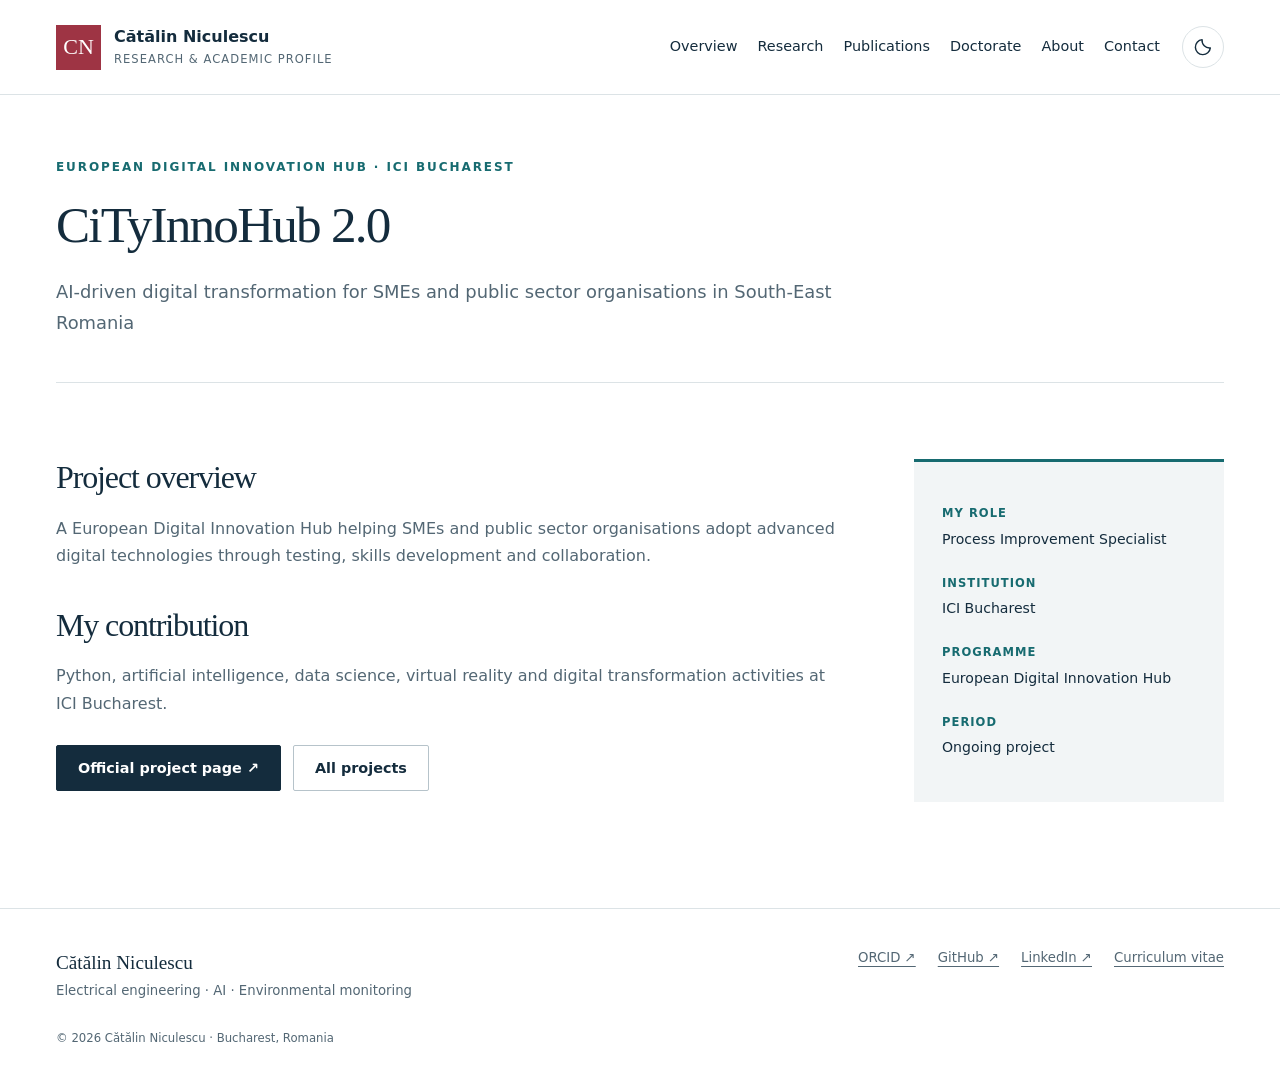
<file: docs/project-cityinnohub-20.html>
<!doctype html>
<html lang="en-GB"><head><meta charset="utf-8"><meta name="viewport" content="width=device-width, initial-scale=1"><meta name="description" content="CiTyInnoHub 2.0: Cătălin Niculescu, PhD student in Electrical Engineering and IT Specialist in Data Science at ICI Bucharest."><title>CiTyInnoHub 2.0 | Cătălin Niculescu</title><link rel="icon" href="assets/favicon.svg" type="image/svg+xml"><script src="theme-init.js?v=1"></script><link rel="stylesheet" href="styles.css"><link rel="stylesheet" href="theme.css?v=1"><script src="app.js?v=theme-1" defer></script></head>
<body><a class="skip" href="#main">Skip to content</a>
<header class="header"><div class="wrap header-inner"><a class="brand" href="index.html"><span class="monogram">CN</span><span class="brand-name">Cătălin Niculescu<small>Research &amp; academic profile</small></span></a><button class="theme-toggle" type="button" aria-label="Switch to dark mode" aria-pressed="false" title="Switch to dark mode"><svg class="icon-moon" viewBox="0 0 24 24" width="20" height="20" fill="none" stroke="currentColor" stroke-width="1.7" stroke-linecap="round" stroke-linejoin="round" aria-hidden="true" focusable="false"><path d="M20.8 13.1A9 9 0 0 1 10.9 3.2a9 9 0 1 0 9.9 9.9Z"/></svg><svg class="icon-sun" viewBox="0 0 24 24" width="20" height="20" fill="none" stroke="currentColor" stroke-width="1.7" stroke-linecap="round" stroke-linejoin="round" aria-hidden="true" focusable="false"><circle cx="12" cy="12" r="4"/><path d="M12 2v2m0 16v2M2 12h2m16 0h2M4.93 4.93l1.42 1.42m11.3 11.3 1.42 1.42M4.93 19.07l1.42-1.42m11.3-11.3 1.42-1.42"/></svg></button><button class="menu-toggle" aria-expanded="false" aria-controls="navigation" type="button">Menu</button><nav id="navigation" class="nav" aria-label="Main navigation"><a href="index.html">Overview</a><a href="research.html">Research</a><a href="publications.html">Publications</a><a href="doctorate.html">Doctorate</a><a href="about.html">About</a><a href="contact.html">Contact</a></nav></div></header>
<main id="main"><section class="wrap page-intro"><p class="eyebrow">European Digital Innovation Hub · ICI Bucharest</p><h1>CiTyInnoHub 2.0</h1><p class="lead">AI-driven digital transformation for SMEs and public sector organisations in South-East Romania</p></section><section class="section wrap project-detail"><div class="prose"><h2>Project overview</h2><p>A European Digital Innovation Hub helping SMEs and public sector organisations adopt advanced digital technologies through testing, skills development and collaboration.</p><h2>My contribution</h2><p>Python, artificial intelligence, data science, virtual reality and digital transformation activities at ICI Bucharest.</p><div class="buttons"><a class="button" href="https://ici.ro/ro/proiecte-in-derulare/proiecte-europene/[base64]/">Official project page ↗</a><a class="button secondary" href="research.html#projects">All projects</a></div></div><aside class="fact-panel" aria-label="Project details"><dl><dt>My role</dt><dd>Process Improvement Specialist</dd><dt>Institution</dt><dd>ICI Bucharest</dd><dt>Programme</dt><dd>European Digital Innovation Hub</dd><dt>Period</dt><dd>Ongoing project</dd></dl></aside></section></main>
<footer class="footer"><div class="wrap"><div class="footer-top"><div><strong>Cătălin Niculescu</strong><br>Electrical engineering · AI · Environmental monitoring</div><nav aria-label="Academic profiles"><a href="https://orcid.org/0009-0007-1769-9398" rel="me">ORCID ↗</a><a href="https://github.com/Cata2509" rel="me">GitHub ↗</a><a href="https://www.linkedin.com/in/catalin-niculescu-092246294/" rel="me">LinkedIn ↗</a><a href="cv.html">Curriculum vitae</a></nav></div><div class="footer-bottom"><span>© 2026 Cătălin Niculescu · Bucharest, Romania</span></div></div></footer></body></html>
</file>
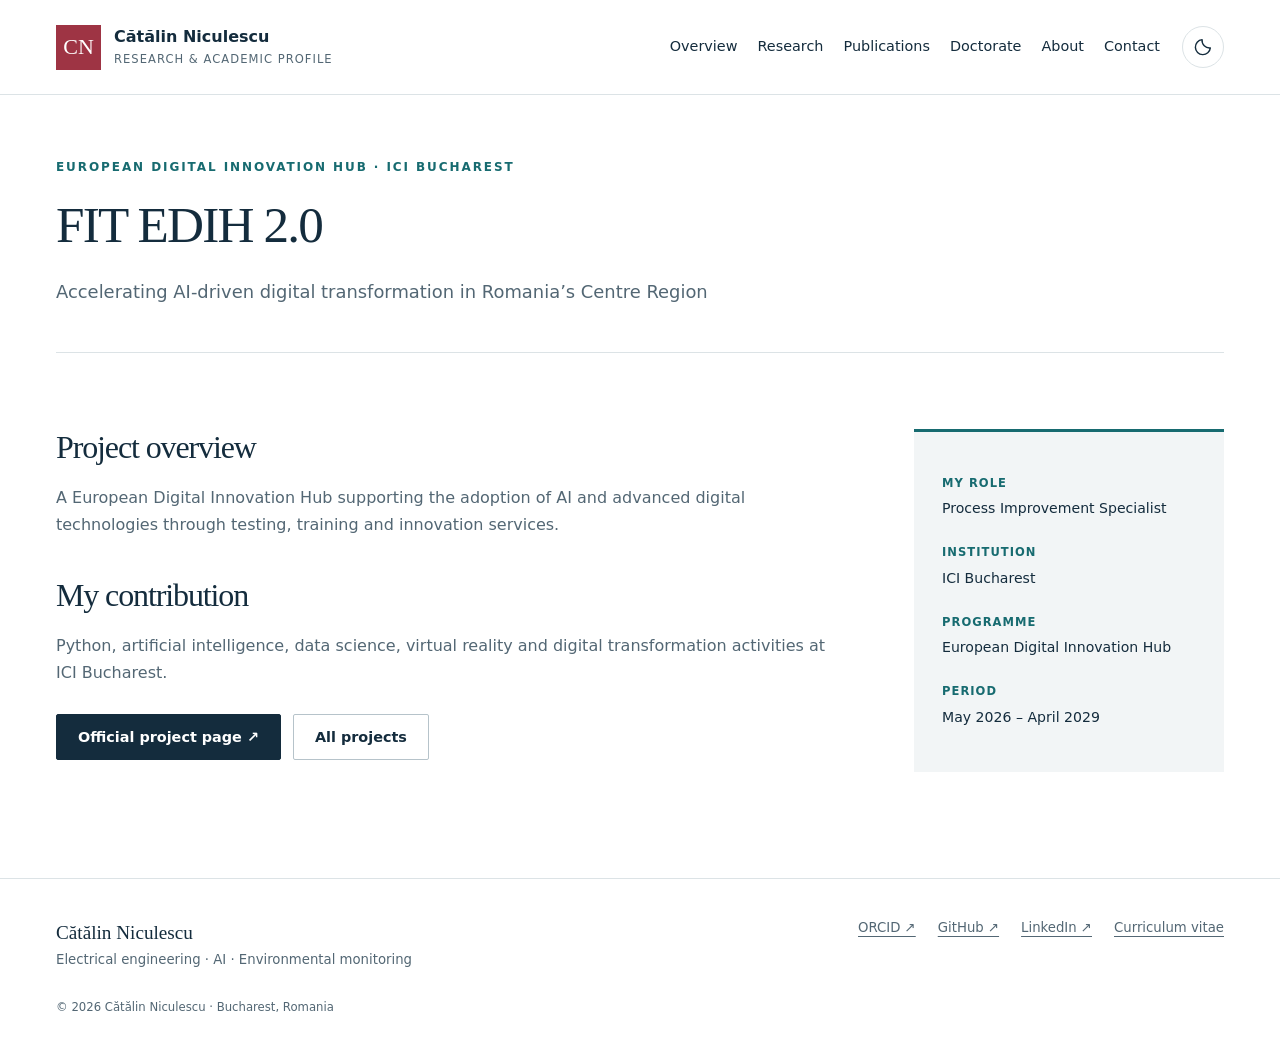
<file: docs/project-fit-20.html>
<!doctype html>
<html lang="en-GB"><head><meta charset="utf-8"><meta name="viewport" content="width=device-width, initial-scale=1"><meta name="description" content="FIT EDIH 2.0: Cătălin Niculescu, PhD student in Electrical Engineering and IT Specialist in Data Science at ICI Bucharest."><title>FIT EDIH 2.0 | Cătălin Niculescu</title><link rel="icon" href="assets/favicon.svg" type="image/svg+xml"><script src="theme-init.js?v=1"></script><link rel="stylesheet" href="styles.css"><link rel="stylesheet" href="theme.css?v=1"><script src="app.js?v=theme-1" defer></script></head>
<body><a class="skip" href="#main">Skip to content</a>
<header class="header"><div class="wrap header-inner"><a class="brand" href="index.html"><span class="monogram">CN</span><span class="brand-name">Cătălin Niculescu<small>Research &amp; academic profile</small></span></a><button class="theme-toggle" type="button" aria-label="Switch to dark mode" aria-pressed="false" title="Switch to dark mode"><svg class="icon-moon" viewBox="0 0 24 24" width="20" height="20" fill="none" stroke="currentColor" stroke-width="1.7" stroke-linecap="round" stroke-linejoin="round" aria-hidden="true" focusable="false"><path d="M20.8 13.1A9 9 0 0 1 10.9 3.2a9 9 0 1 0 9.9 9.9Z"/></svg><svg class="icon-sun" viewBox="0 0 24 24" width="20" height="20" fill="none" stroke="currentColor" stroke-width="1.7" stroke-linecap="round" stroke-linejoin="round" aria-hidden="true" focusable="false"><circle cx="12" cy="12" r="4"/><path d="M12 2v2m0 16v2M2 12h2m16 0h2M4.93 4.93l1.42 1.42m11.3 11.3 1.42 1.42M4.93 19.07l1.42-1.42m11.3-11.3 1.42-1.42"/></svg></button><button class="menu-toggle" aria-expanded="false" aria-controls="navigation" type="button">Menu</button><nav id="navigation" class="nav" aria-label="Main navigation"><a href="index.html">Overview</a><a href="research.html">Research</a><a href="publications.html">Publications</a><a href="doctorate.html">Doctorate</a><a href="about.html">About</a><a href="contact.html">Contact</a></nav></div></header>
<main id="main"><section class="wrap page-intro"><p class="eyebrow">European Digital Innovation Hub · ICI Bucharest</p><h1>FIT EDIH 2.0</h1><p class="lead">Accelerating AI-driven digital transformation in Romania’s Centre Region</p></section><section class="section wrap project-detail"><div class="prose"><h2>Project overview</h2><p>A European Digital Innovation Hub supporting the adoption of AI and advanced digital technologies through testing, training and innovation services.</p><h2>My contribution</h2><p>Python, artificial intelligence, data science, virtual reality and digital transformation activities at ICI Bucharest.</p><div class="buttons"><a class="button" href="https://ici.ro/ro/proiecte-in-derulare/proiecte-europene/fit-edih-20-accelerarea-transformarii-digitale-bazate-pe-inteligenta-artificiala-in-regiunea-centru-a-romaniei/">Official project page ↗</a><a class="button secondary" href="research.html#projects">All projects</a></div></div><aside class="fact-panel" aria-label="Project details"><dl><dt>My role</dt><dd>Process Improvement Specialist</dd><dt>Institution</dt><dd>ICI Bucharest</dd><dt>Programme</dt><dd>European Digital Innovation Hub</dd><dt>Period</dt><dd>May 2026 – April 2029</dd></dl></aside></section></main>
<footer class="footer"><div class="wrap"><div class="footer-top"><div><strong>Cătălin Niculescu</strong><br>Electrical engineering · AI · Environmental monitoring</div><nav aria-label="Academic profiles"><a href="https://orcid.org/0009-0007-1769-9398" rel="me">ORCID ↗</a><a href="https://github.com/Cata2509" rel="me">GitHub ↗</a><a href="https://www.linkedin.com/in/catalin-niculescu-092246294/" rel="me">LinkedIn ↗</a><a href="cv.html">Curriculum vitae</a></nav></div><div class="footer-bottom"><span>© 2026 Cătălin Niculescu · Bucharest, Romania</span></div></div></footer></body></html>
</file>
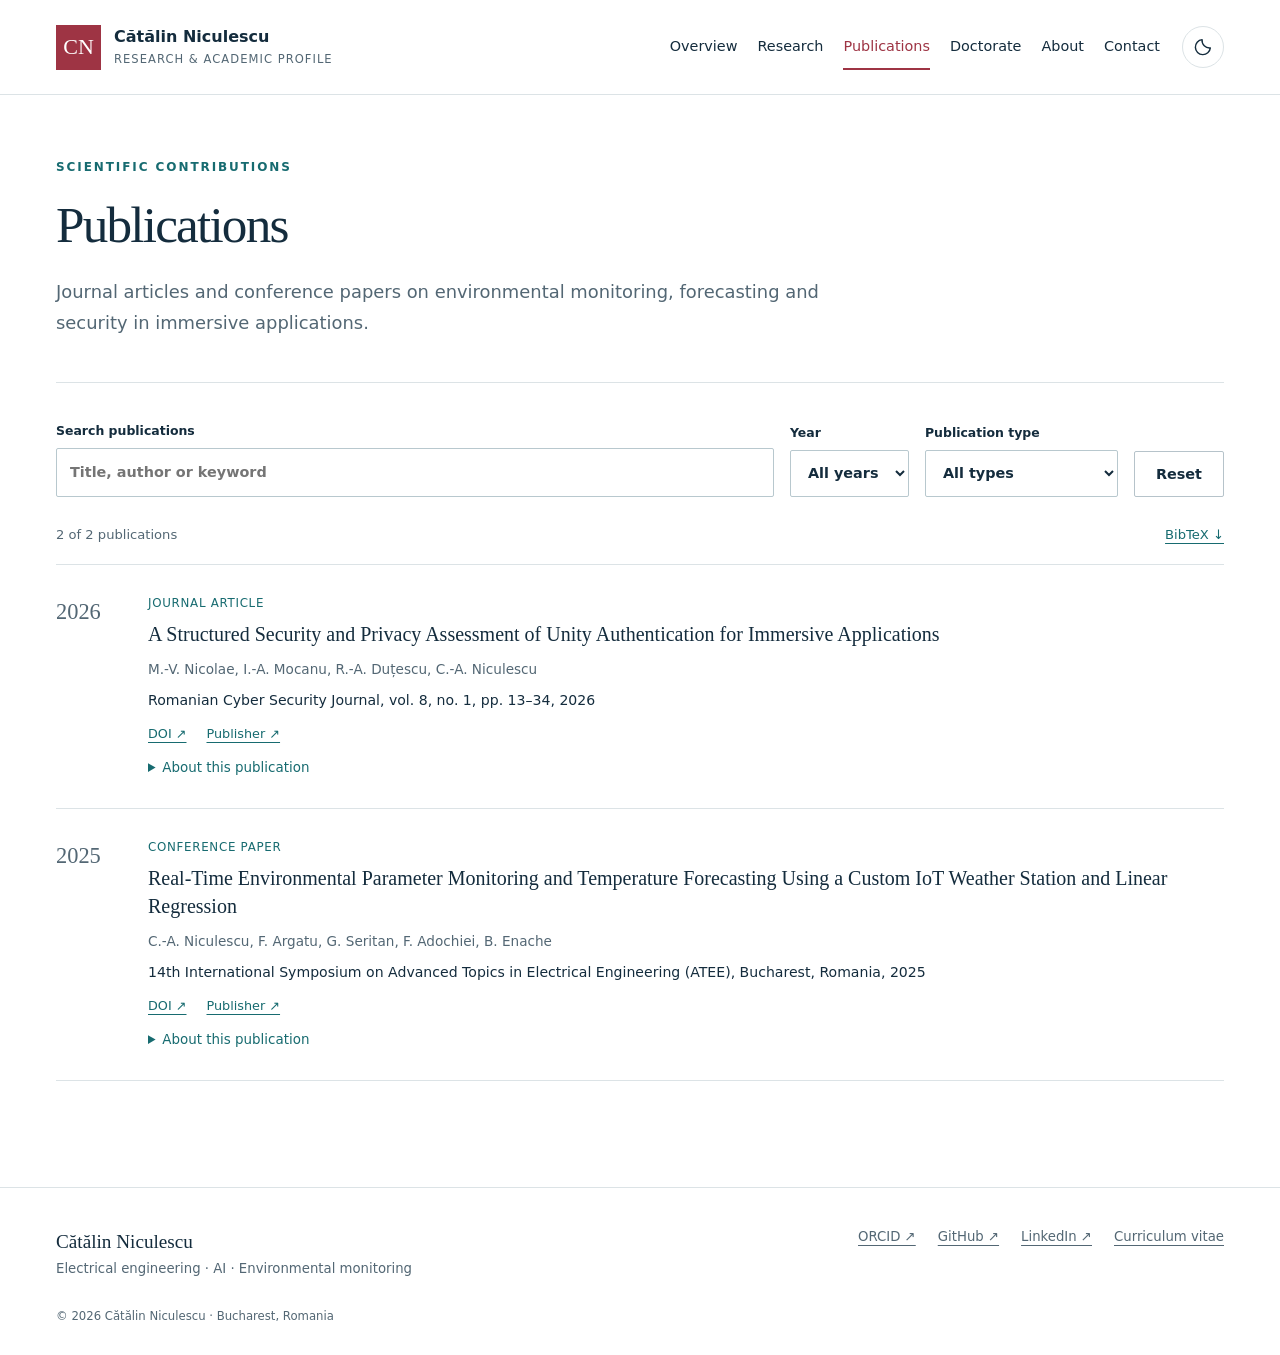
<file: docs/publications.html>
<!doctype html>
<html lang="en-GB"><head><meta charset="utf-8"><meta name="viewport" content="width=device-width, initial-scale=1"><meta name="description" content="Publications: Cătălin Niculescu, PhD student in Electrical Engineering and IT Specialist in Data Science at ICI Bucharest."><title>Publications | Cătălin Niculescu</title><link rel="icon" href="assets/favicon.svg" type="image/svg+xml"><script src="theme-init.js?v=1"></script><link rel="stylesheet" href="styles.css"><link rel="stylesheet" href="theme.css?v=1"><script src="app.js?v=theme-1" defer></script></head>
<body><a class="skip" href="#main">Skip to content</a>
<header class="header"><div class="wrap header-inner"><a class="brand" href="index.html"><span class="monogram">CN</span><span class="brand-name">Cătălin Niculescu<small>Research &amp; academic profile</small></span></a><button class="theme-toggle" type="button" aria-label="Switch to dark mode" aria-pressed="false" title="Switch to dark mode"><svg class="icon-moon" viewBox="0 0 24 24" width="20" height="20" fill="none" stroke="currentColor" stroke-width="1.7" stroke-linecap="round" stroke-linejoin="round" aria-hidden="true" focusable="false"><path d="M20.8 13.1A9 9 0 0 1 10.9 3.2a9 9 0 1 0 9.9 9.9Z"/></svg><svg class="icon-sun" viewBox="0 0 24 24" width="20" height="20" fill="none" stroke="currentColor" stroke-width="1.7" stroke-linecap="round" stroke-linejoin="round" aria-hidden="true" focusable="false"><circle cx="12" cy="12" r="4"/><path d="M12 2v2m0 16v2M2 12h2m16 0h2M4.93 4.93l1.42 1.42m11.3 11.3 1.42 1.42M4.93 19.07l1.42-1.42m11.3-11.3 1.42-1.42"/></svg></button><button class="menu-toggle" aria-expanded="false" aria-controls="navigation" type="button">Menu</button><nav id="navigation" class="nav" aria-label="Main navigation"><a href="index.html">Overview</a><a href="research.html">Research</a><a href="publications.html" aria-current="page">Publications</a><a href="doctorate.html">Doctorate</a><a href="about.html">About</a><a href="contact.html">Contact</a></nav></div></header>
<main id="main"><section class="wrap page-intro"><p class="eyebrow">Scientific contributions</p><h1>Publications</h1><p class="lead">Journal articles and conference papers on environmental monitoring, forecasting and security in immersive applications.</p></section><section class="wrap section publication-section"><h2 class="visually-hidden">Publication catalogue</h2><form class="filters" data-filter-form role="search" aria-label="Search publications"><label class="search-field">Search publications<input type="search" placeholder="Title, author or keyword" aria-label="Search by title, author or keyword"></label><label>Year<select name="year"><option value="">All years</option><option>2026</option><option>2025</option></select></label><label>Publication type<select name="type"><option value="">All types</option><option>Journal article</option><option>Conference paper</option></select></label><button type="button" class="button secondary" data-reset>Reset</button></form><div class="filter-count"><span data-result-count role="status" aria-live="polite">2 of 2 publications</span><a href="assets/publications.bib" download>BibTeX ↓</a></div><div class="pub-list"><article class="pub-row" data-search="A Structured Security and Privacy Assessment of Unity Authentication for Immersive Applications M.-V. Nicolae, I.-A. Mocanu, R.-A. Duțescu, C.-A. Niculescu 2026 Journal article Romanian Cyber Security Journal, vol. 8, no. 1, pp. 13–34, 2026" data-year="2026" data-type="Journal article"><div class="pub-year">2026</div><div><div class="pub-meta">Journal article</div><h3><a href="https://doi.org/10.54851/v8i1y202602">A Structured Security and Privacy Assessment of Unity Authentication for Immersive Applications</a></h3><p class="pub-authors">M.-V. Nicolae, I.-A. Mocanu, R.-A. Duțescu, C.-A. Niculescu</p><p class="pub-venue">Romanian Cyber Security Journal, vol. 8, no. 1, pp. 13–34, 2026</p><div class="pub-actions"><a href="https://doi.org/10.54851/v8i1y202602">DOI ↗</a><a href="https://rocys.ici.ro/current-issue/a-structured-security-and-privacy-assessment-of-unity-authentication-for-immersive-applications/">Publisher ↗</a></div><details class="pub-detail"><summary>About this publication</summary><div class="pub-detail-body"><p>A structured assessment of security and privacy in Unity Authentication for immersive applications, combining documentation analysis, prototype implementation and network traffic observation.</p><p>DOI: <a href="https://doi.org/10.54851/v8i1y202602">10.54851/v8i1y202602</a></p></div></details></div></article><article class="pub-row" data-search="Real-Time Environmental Parameter Monitoring and Temperature Forecasting Using a Custom IoT Weather Station and Linear Regression C.-A. Niculescu, F. Argatu, G. Seritan, F. Adochiei, B. Enache 2025 Conference paper 14th International Symposium on Advanced Topics in Electrical Engineering (ATEE), Bucharest, Romania, 2025" data-year="2025" data-type="Conference paper"><div class="pub-year">2025</div><div><div class="pub-meta">Conference paper</div><h3><a href="https://doi.org/10.1109/ATEE66006.2025.11299969">Real-Time Environmental Parameter Monitoring and Temperature Forecasting Using a Custom IoT Weather Station and Linear Regression</a></h3><p class="pub-authors">C.-A. Niculescu, F. Argatu, G. Seritan, F. Adochiei, B. Enache</p><p class="pub-venue">14th International Symposium on Advanced Topics in Electrical Engineering (ATEE), Bucharest, Romania, 2025</p><div class="pub-actions"><a href="https://doi.org/10.1109/ATEE66006.2025.11299969">DOI ↗</a><a href="https://ieeexplore.ieee.org/document/11299969">Publisher ↗</a></div><details class="pub-detail"><summary>About this publication</summary><div class="pub-detail-body"><p>An IoT weather station for environmental sensing and temperature forecasting, with a Flask web platform, an SQLite database and a linear regression model.</p><p>DOI: <a href="https://doi.org/10.1109/ATEE66006.2025.11299969">10.1109/ATEE66006.2025.11299969</a></p></div></details></div></article></div><p class="empty" data-empty hidden>No publications match your search. Try another keyword or reset the filters.</p></section></main>
<footer class="footer"><div class="wrap"><div class="footer-top"><div><strong>Cătălin Niculescu</strong><br>Electrical engineering · AI · Environmental monitoring</div><nav aria-label="Academic profiles"><a href="https://orcid.org/0009-0007-1769-9398" rel="me">ORCID ↗</a><a href="https://github.com/Cata2509" rel="me">GitHub ↗</a><a href="https://www.linkedin.com/in/catalin-niculescu-092246294/" rel="me">LinkedIn ↗</a><a href="cv.html">Curriculum vitae</a></nav></div><div class="footer-bottom"><span>© 2026 Cătălin Niculescu · Bucharest, Romania</span></div></div></footer></body></html>
</file>
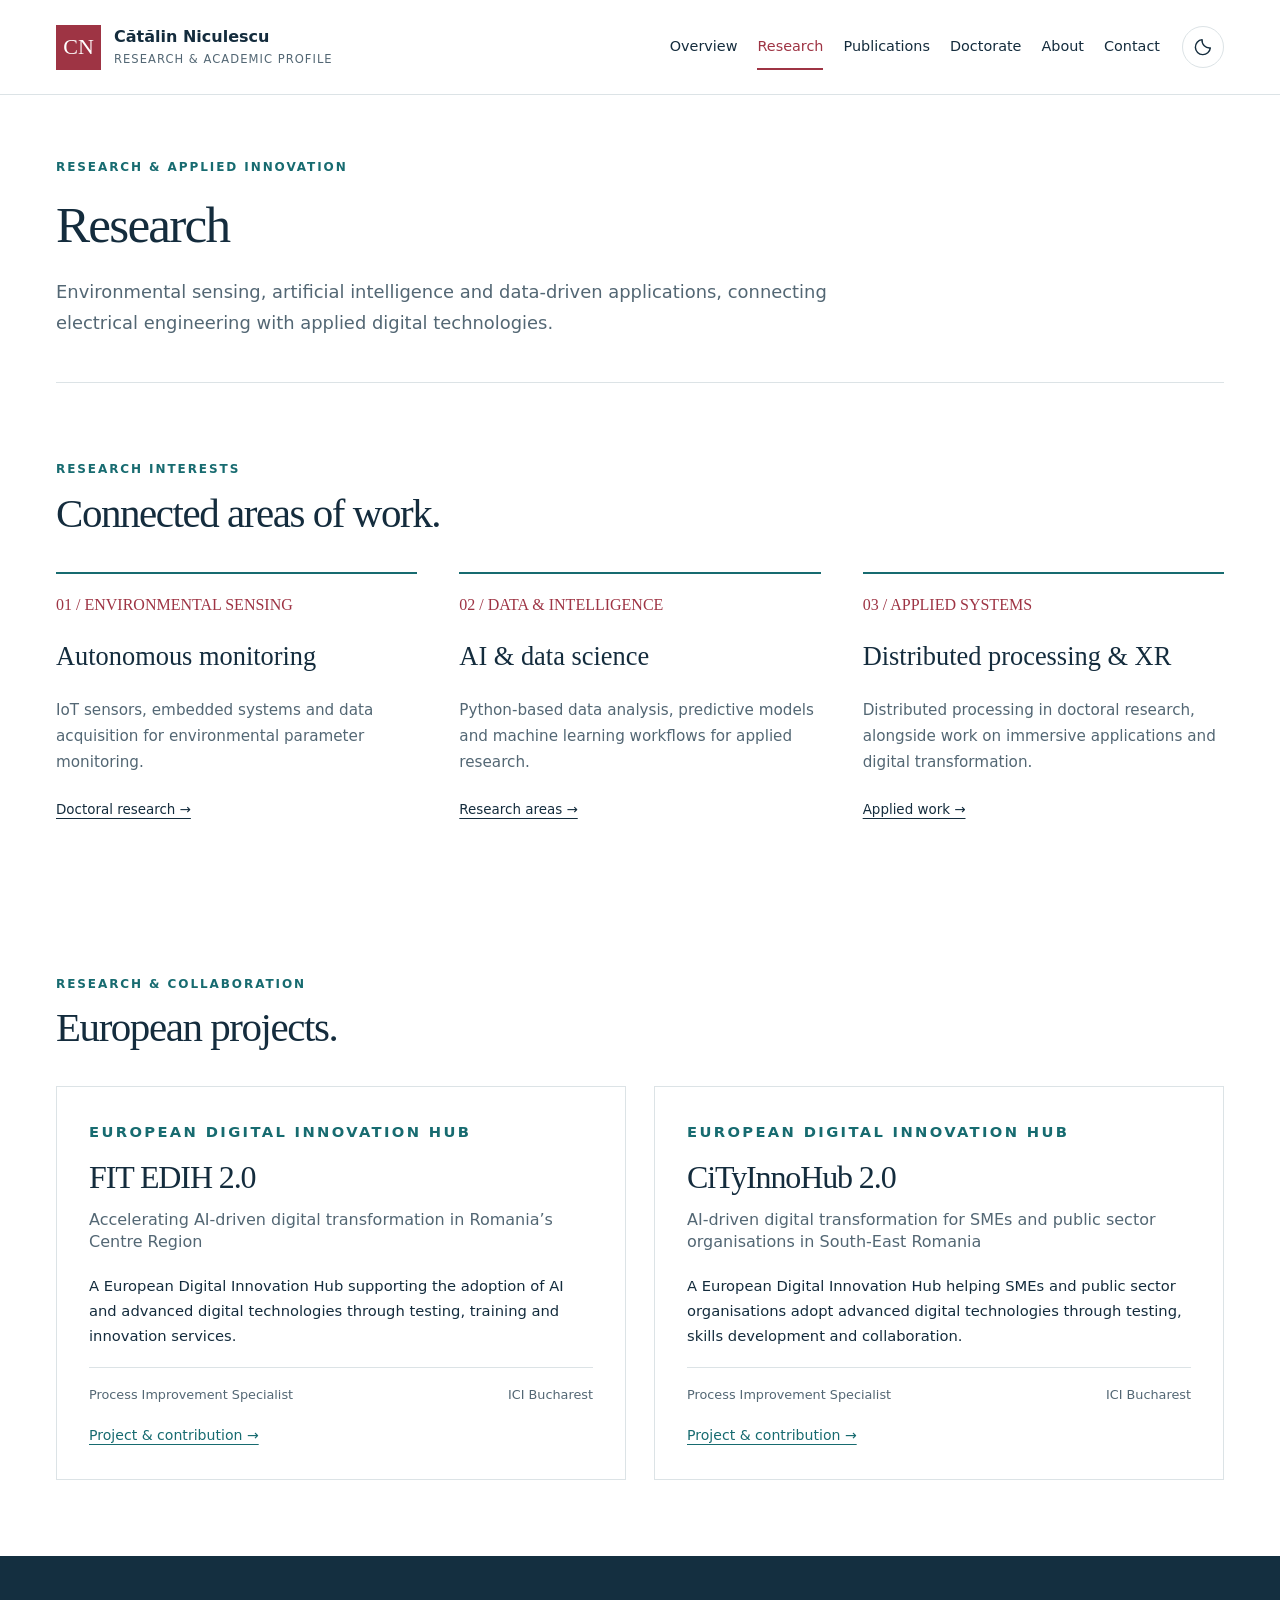
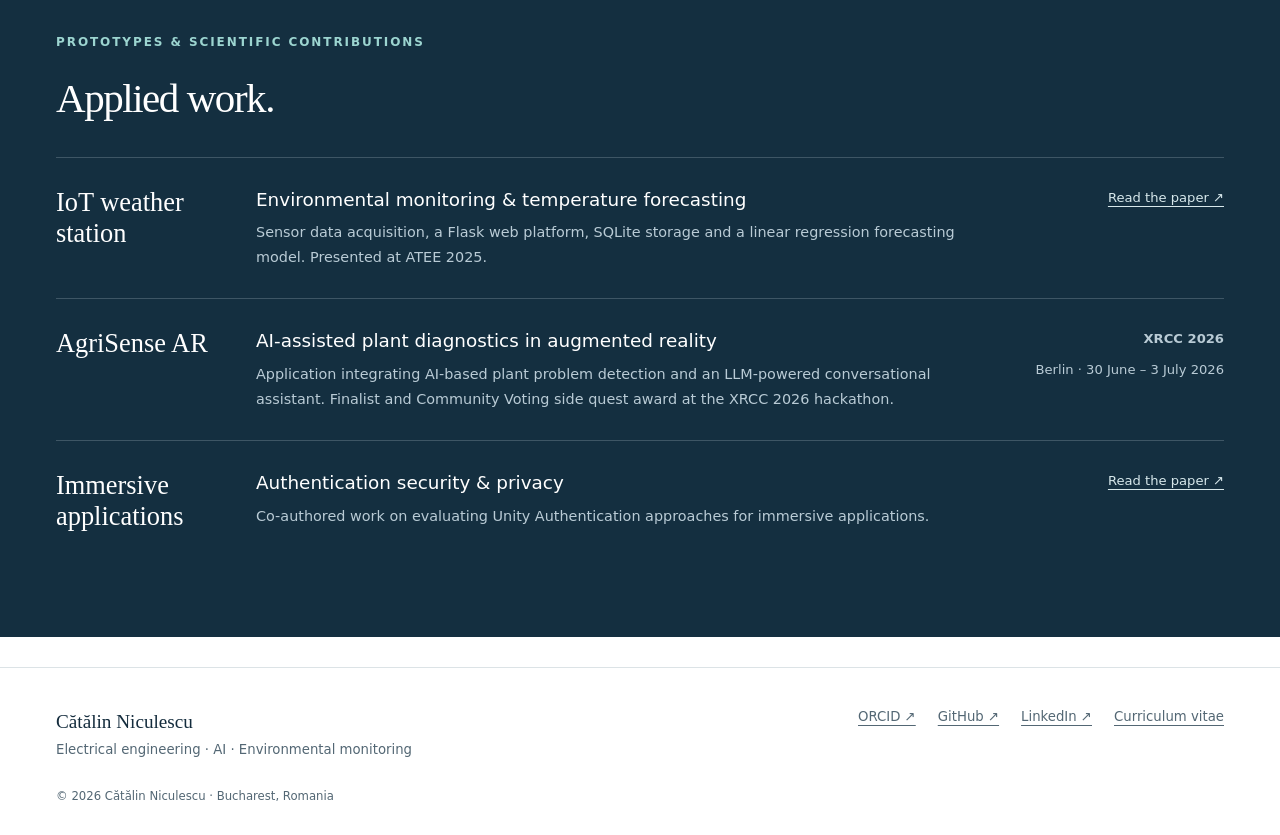
<file: docs/research.html>
<!doctype html>
<html lang="en-GB"><head><meta charset="utf-8"><meta name="viewport" content="width=device-width, initial-scale=1"><meta name="description" content="Research: Cătălin Niculescu, PhD student in Electrical Engineering and IT Specialist in Data Science at ICI Bucharest."><title>Research | Cătălin Niculescu</title><link rel="icon" href="assets/favicon.svg" type="image/svg+xml"><script src="theme-init.js?v=1"></script><link rel="stylesheet" href="styles.css"><link rel="stylesheet" href="theme.css?v=1"><script src="app.js?v=theme-1" defer></script></head>
<body><a class="skip" href="#main">Skip to content</a>
<header class="header"><div class="wrap header-inner"><a class="brand" href="index.html"><span class="monogram">CN</span><span class="brand-name">Cătălin Niculescu<small>Research &amp; academic profile</small></span></a><button class="theme-toggle" type="button" aria-label="Switch to dark mode" aria-pressed="false" title="Switch to dark mode"><svg class="icon-moon" viewBox="0 0 24 24" width="20" height="20" fill="none" stroke="currentColor" stroke-width="1.7" stroke-linecap="round" stroke-linejoin="round" aria-hidden="true" focusable="false"><path d="M20.8 13.1A9 9 0 0 1 10.9 3.2a9 9 0 1 0 9.9 9.9Z"/></svg><svg class="icon-sun" viewBox="0 0 24 24" width="20" height="20" fill="none" stroke="currentColor" stroke-width="1.7" stroke-linecap="round" stroke-linejoin="round" aria-hidden="true" focusable="false"><circle cx="12" cy="12" r="4"/><path d="M12 2v2m0 16v2M2 12h2m16 0h2M4.93 4.93l1.42 1.42m11.3 11.3 1.42 1.42M4.93 19.07l1.42-1.42m11.3-11.3 1.42-1.42"/></svg></button><button class="menu-toggle" aria-expanded="false" aria-controls="navigation" type="button">Menu</button><nav id="navigation" class="nav" aria-label="Main navigation"><a href="index.html">Overview</a><a href="research.html" aria-current="page">Research</a><a href="publications.html">Publications</a><a href="doctorate.html">Doctorate</a><a href="about.html">About</a><a href="contact.html">Contact</a></nav></div></header>
<main id="main"><section class="wrap page-intro"><p class="eyebrow">Research &amp; applied innovation</p><h1>Research</h1><p class="lead">Environmental sensing, artificial intelligence and data-driven applications, connecting electrical engineering with applied digital technologies.</p></section><section class="section wrap"><div class="section-head"><div><p class="eyebrow">Research interests</p><h2>Connected areas of work.</h2></div></div><div class="themes"><article class="theme"><span class="num">01 / ENVIRONMENTAL SENSING</span><h3>Autonomous monitoring</h3><p>IoT sensors, embedded systems and data acquisition for environmental parameter monitoring.</p><a href="doctorate.html">Doctoral research →</a></article><article class="theme"><span class="num">02 / DATA &amp; INTELLIGENCE</span><h3>AI &amp; data science</h3><p>Python-based data analysis, predictive models and machine learning workflows for applied research.</p><a href="research.html">Research areas →</a></article><article class="theme"><span class="num">03 / APPLIED SYSTEMS</span><h3>Distributed processing &amp; XR</h3><p>Distributed processing in doctoral research, alongside work on immersive applications and digital transformation.</p><a href="research.html#applied-work">Applied work →</a></article></div></section><section id="projects" class="section wrap"><div class="section-head"><div><p class="eyebrow">Research &amp; collaboration</p><h2>European projects.</h2></div></div><div class="project-grid"><article class="project-card"><p class="eyebrow">European Digital Innovation Hub</p><h2><a href="project-fit-20.html">FIT EDIH 2.0</a></h2><h3>Accelerating AI-driven digital transformation in Romania’s Centre Region</h3><p>A European Digital Innovation Hub supporting the adoption of AI and advanced digital technologies through testing, training and innovation services.</p><div class="project-meta"><span>Process Improvement Specialist</span><span>ICI Bucharest</span></div><a class="text-link" href="project-fit-20.html">Project &amp; contribution →</a></article><article class="project-card"><p class="eyebrow">European Digital Innovation Hub</p><h2><a href="project-cityinnohub-20.html">CiTyInnoHub 2.0</a></h2><h3>AI-driven digital transformation for SMEs and public sector organisations in South-East Romania</h3><p>A European Digital Innovation Hub helping SMEs and public sector organisations adopt advanced digital technologies through testing, skills development and collaboration.</p><div class="project-meta"><span>Process Improvement Specialist</span><span>ICI Bucharest</span></div><a class="text-link" href="project-cityinnohub-20.html">Project &amp; contribution →</a></article></div></section><section class="section dark-section" id="applied-work"><div class="wrap"><p class="eyebrow">Prototypes &amp; scientific contributions</p><h2>Applied work.</h2><article class="project-feature"><span class="name">IoT weather station</span><div><h3>Environmental monitoring &amp; temperature forecasting</h3><p>Sensor data acquisition, a Flask web platform, SQLite storage and a linear regression forecasting model. Presented at ATEE 2025.</p></div><div class="role"><a href="https://doi.org/10.1109/ATEE66006.2025.11299969">Read the paper ↗</a></div></article><article class="project-feature"><span class="name">AgriSense AR</span><div><h3>AI-assisted plant diagnostics in augmented reality</h3><p>Application integrating AI-based plant problem detection and an LLM-powered conversational assistant. Finalist and Community Voting side quest award at the XRCC 2026 hackathon.</p></div><div class="role"><strong>XRCC 2026</strong><small>Berlin · 30 June – 3 July 2026</small></div></article><article class="project-feature"><span class="name">Immersive applications</span><div><h3>Authentication security &amp; privacy</h3><p>Co-authored work on evaluating Unity Authentication approaches for immersive applications.</p></div><div class="role"><a href="https://doi.org/10.54851/v8i1y202602">Read the paper ↗</a></div></article></div></section></main>
<footer class="footer"><div class="wrap"><div class="footer-top"><div><strong>Cătălin Niculescu</strong><br>Electrical engineering · AI · Environmental monitoring</div><nav aria-label="Academic profiles"><a href="https://orcid.org/0009-0007-1769-9398" rel="me">ORCID ↗</a><a href="https://github.com/Cata2509" rel="me">GitHub ↗</a><a href="https://www.linkedin.com/in/catalin-niculescu-092246294/" rel="me">LinkedIn ↗</a><a href="cv.html">Curriculum vitae</a></nav></div><div class="footer-bottom"><span>© 2026 Cătălin Niculescu · Bucharest, Romania</span></div></div></footer></body></html>
</file>
<file: docs/styles.css>
:root{--ink:#142c3d;--muted:#536774;--paper:#fff;--subtle:#f2f5f6;--line:#dce3e6;--accent:#9e3444;--teal:#176b70;--dark:#142f40;--serif:Georgia,'Times New Roman',serif;--sans:Inter,system-ui,-apple-system,BlinkMacSystemFont,'Segoe UI',sans-serif}*{box-sizing:border-box}html{scroll-behavior:smooth;scroll-padding-top:100px}body{margin:0;font:16px/1.7 var(--sans);color:var(--ink);background:var(--paper)}a{color:inherit;text-underline-offset:4px}a:hover{color:var(--accent)}img{max-width:100%;display:block}button,input,select{font:inherit}button,a,input,select,summary{touch-action:manipulation}button{cursor:pointer}button:focus-visible,a:focus-visible,input:focus-visible,select:focus-visible,summary:focus-visible{outline:3px solid #ce8f33;outline-offset:5px}h1,h2,h3,h4,p{margin-top:0}h1,h2,h3{line-height:1.17}h1,h2{font-family:var(--serif);font-weight:400;letter-spacing:-.035em}h1{font-size:clamp(2.6rem,5vw,4.7rem)}h2{font-size:clamp(2rem,3.2vw,3.1rem)}h3{font-size:1.25rem;line-height:1.4}p{margin-bottom:1.2rem}small{font-size:.82rem}.wrap{width:min(1216px,calc(100% - 112px));margin-inline:auto}.skip{position:fixed;left:10px;top:-100px;background:white;z-index:100;padding:10px}.skip:focus{top:10px}.review-strip{background:var(--dark);color:#dce8ed;font-size:.78rem;letter-spacing:.04em;display:flex;justify-content:center;gap:16px;padding:6px 20px}.review-strip a{color:#fff}.header{background:rgba(255,255,255,.98);border-bottom:1px solid var(--line);position:sticky;top:0;z-index:10}.header-inner{display:flex;align-items:center;justify-content:space-between;min-height:94px;gap:22px}.brand{display:flex;align-items:center;gap:13px;text-decoration:none;font-weight:600;line-height:1.3}.monogram{display:grid;place-items:center;width:45px;height:45px;background:var(--accent);color:#fff;font:22px var(--serif)}.brand small{display:block;font-weight:400;font-size:.72rem;letter-spacing:.09em;color:var(--muted);margin-top:4px;text-transform:uppercase}.nav{display:flex;align-items:center;gap:28px}.nav a{font-size:.9rem;text-decoration:none;padding:10px 0;border-bottom:2px solid transparent}.nav a[aria-current=page]{color:var(--accent);border-color:var(--accent)}.menu-toggle{display:none;border:1px solid var(--line);background:white;padding:6px 13px;border-radius:3px;color:var(--ink)}.eyebrow{font-size:.75rem;letter-spacing:.16em;text-transform:uppercase;font-weight:650;color:var(--teal);margin-bottom:22px}.hero{display:grid;grid-template-columns:1fr .67fr;gap:88px;align-items:center;padding:72px 0 66px}.hero h1{margin:0 0 18px}.hero .position{font-size:1.05rem;font-weight:600;color:var(--accent);margin-bottom:22px}.hero .lead{font-size:1.2rem;max-width:620px;line-height:1.65;color:var(--muted)}.hero-portrait{padding:14px;border:1px solid #adc4c9;background:var(--paper)}.hero-portrait figure{position:relative;margin:0;background:var(--subtle)}.hero-portrait img{width:100%;height:auto;object-fit:contain;object-position:center}.portrait-caption{display:flex;flex-wrap:wrap;gap:4px 12px;justify-content:space-between;padding:12px 17px;background:var(--dark);color:#fff;font-size:.74rem;letter-spacing:.04em}.buttons{display:flex;gap:12px;flex-wrap:wrap;margin-top:28px}.button{display:inline-flex;align-items:center;justify-content:center;gap:9px;min-height:46px;padding:10px 21px;border:1px solid var(--ink);text-decoration:none;font-size:.9rem;font-weight:550;background:var(--ink);color:#fff;border-radius:2px;line-height:1.4}.button:hover{background:var(--accent);border-color:var(--accent);color:#fff}.button.secondary{background:transparent;color:var(--ink);border-color:#b6c3ca}.button.secondary:hover{border-color:var(--accent);color:var(--accent)}.profile-links{display:flex;flex-wrap:wrap;gap:23px;margin-top:25px;font-size:.83rem}.profile-links a{color:var(--muted);text-decoration:none;border-bottom:1px solid #bac9cf}.metrics{border-top:1px solid var(--line);border-bottom:1px solid var(--line);display:grid;grid-template-columns:repeat(4,1fr);padding:25px 0}.metric{padding:0 30px;border-right:1px solid var(--line)}.metric:first-child{padding-left:0}.metric:last-child{border:0}.metric strong{font:2.65rem var(--serif);display:block}.metric span{font-size:.82rem;color:var(--muted)}.metric-note{font-size:.72rem;color:var(--muted);padding-top:12px}.section{padding:76px 0}.section-head{display:flex;align-items:end;justify-content:space-between;gap:32px;margin-bottom:34px}.section-head h2{margin-bottom:0}.section-head .eyebrow{margin-bottom:10px}.text-link{color:var(--teal);font-size:.88rem;white-space:nowrap}.themes{display:grid;grid-template-columns:repeat(3,1fr);gap:42px}.theme{border-top:2px solid var(--teal);padding-top:22px}.theme .num{font:1rem var(--serif);color:var(--accent);margin-bottom:26px;display:block}.theme h3{font:1.65rem/1.22 var(--serif)}.theme p{color:var(--muted);font-size:.95rem}.theme a{font-size:.84rem}.dark-section{background:var(--dark);color:white}.dark-section .eyebrow{color:#9cd5d0}.dark-section .text-link{color:#d7e8eb}.project-feature{display:grid;grid-template-columns:160px 1fr 220px;gap:40px;border-top:1px solid #3e5665;padding:29px 0;align-items:start}.project-feature .name{font:1.65rem var(--serif);color:white;text-decoration:none}.project-feature h3{font-weight:500;font-size:1.15rem;margin-bottom:8px}.project-feature p{color:#b9cbd5;font-size:.9rem;margin:0}.project-feature .role{text-align:right;font-size:.82rem;color:#b9cbd5}.role strong{display:block;color:inherit;font-weight:600}.role small{display:block;margin-top:8px}.pub-list{border-top:1px solid var(--line)}.pub-row{display:grid;grid-template-columns:67px 1fr;gap:25px;padding:28px 0;border-bottom:1px solid var(--line)}.pub-year{font-family:var(--serif);font-size:1.4rem;color:var(--muted)}.pub-row h3{font:1.25rem/1.4 var(--serif);margin:7px 0 10px;letter-spacing:0}.pub-row h3 a{text-decoration:none}.pub-meta{font-size:.74rem;color:var(--teal);text-transform:uppercase;letter-spacing:.06em}.pub-authors{font-size:.85rem;color:var(--muted);margin-bottom:8px}.pub-venue{font-size:.88rem;margin-bottom:10px}.pub-actions{display:flex;flex-wrap:wrap;gap:20px;font-size:.8rem}.pub-actions a{color:var(--teal)}.pub-detail{margin-top:12px}.pub-detail summary{font-size:.84rem;color:var(--teal);cursor:pointer;width:fit-content}.pub-detail-body{margin-top:15px;background:var(--subtle);padding:20px;font-size:.9rem}.pub-detail-body p:last-child{margin-bottom:0}.pub-detail-body dl{margin:0 0 12px}.pub-detail-body dt{font-weight:600;float:left;margin-right:7px}.pub-detail-body dd{margin-left:0;overflow-wrap:anywhere}.callout{background:var(--subtle);padding:40px 46px;display:flex;align-items:center;justify-content:space-between;gap:40px}.callout h2{font-size:2rem;margin-bottom:8px}.callout p{margin:0;color:var(--muted)}.footer{border-top:1px solid var(--line);margin-top:30px;padding:38px 0 28px;font-size:.83rem;color:var(--muted)}.footer-top{display:flex;justify-content:space-between;gap:35px}.footer strong{font-family:var(--serif);font-size:1.2rem;color:var(--ink);font-weight:400}.footer nav{display:flex;flex-wrap:wrap;gap:22px}.footer-bottom{font-size:.73rem;margin-top:26px;display:flex;justify-content:space-between;gap:20px}.page-intro{padding:62px 0 44px;border-bottom:1px solid var(--line)}.page-intro h1{font-size:clamp(2.6rem,4vw,3.8rem);margin-bottom:22px}.page-intro .lead{font-size:1.12rem;color:var(--muted);max-width:800px;margin-bottom:0}.page-intro .eyebrow{margin-bottom:18px}.filters{display:flex;gap:16px;align-items:end;padding:27px 0;flex-wrap:wrap}.filters label{display:flex;flex-direction:column;gap:7px;font-size:.78rem;font-weight:600}.filters .search-field{flex:1;min-width:220px}.filters input,.filters select{padding:11px 13px;min-height:47px;border:1px solid #b8c8ce;border-radius:2px;background:#fff;color:var(--ink);font-size:.9rem}.filter-count{font-size:.82rem;color:var(--muted);display:flex;justify-content:space-between;gap:20px;padding-bottom:18px}.empty{padding:44px;background:var(--subtle);text-align:center}.project-grid{display:grid;grid-template-columns:1fr 1fr;gap:28px}.project-card{border:1px solid var(--line);padding:32px;position:relative;display:flex;flex-direction:column}.project-card.director{border-top:3px solid var(--accent)}.project-card .eyebrow{margin-bottom:15px}.project-card h2{font-size:2rem;margin-bottom:12px}.project-card h2 a{text-decoration:none}.project-card h3{font-size:1rem;font-weight:500;color:var(--muted);margin-bottom:19px}.project-card p{font-size:.92rem}.project-card .project-meta{font-size:.8rem;color:var(--muted);border-top:1px solid var(--line);padding-top:16px;margin-top:auto;display:flex;justify-content:space-between;gap:15px}.project-card .text-link{display:inline-block;margin-top:18px}.project-detail{display:grid;grid-template-columns:1fr 310px;gap:65px;align-items:start}.prose{max-width:810px}.prose h2{font-size:2rem;margin:38px 0 18px}.prose h2:first-child{margin-top:0}.prose p,.prose li{color:var(--muted)}.prose li{margin-bottom:12px}.prose ul{padding-left:22px}.fact-panel{background:var(--subtle);padding:28px;font-size:.88rem;border-top:3px solid var(--teal)}.fact-panel dt{font-size:.72rem;letter-spacing:.09em;text-transform:uppercase;font-weight:650;color:var(--teal);margin-bottom:4px}.fact-panel dd{margin:0 0 22px;overflow-wrap:anywhere}.fact-panel dd:last-child{margin-bottom:0}.breadcrumb{font-size:.83rem;color:var(--muted);padding-top:30px}.timeline-row{display:grid;grid-template-columns:220px 1fr;gap:35px;border-top:1px solid var(--line);padding:28px 0}.timeline-row .date{font-size:.88rem;color:var(--teal)}.timeline-row h3{font-size:1.2rem;margin-bottom:7px}.timeline-row .org{color:var(--accent);font-size:.92rem;margin-bottom:10px}.timeline-row p{color:var(--muted);font-size:.94rem;margin-bottom:0}.two-col{display:grid;grid-template-columns:1fr 1fr;gap:64px}.two-col h2{font-size:2.3rem}.affiliations{display:grid;grid-template-columns:1.5fr 1fr 1fr;gap:36px;margin-top:24px}.affiliations>div{min-width:0}.society-label{font-size:.85rem;font-weight:600;margin:18px 0 7px}.society-list{padding-left:20px;margin:0;font-size:.85rem;color:var(--muted)}.society-list li{margin-bottom:7px}.affiliations strong{display:block;font:1.6rem var(--serif)}.affiliations span{font-size:.86rem;color:var(--muted)}.course-list{display:grid;grid-template-columns:1fr 1fr;gap:26px}.course{background:var(--subtle);padding:30px;border-top:2px solid var(--teal)}.course h3{font:1.5rem var(--serif);margin-bottom:14px}.course p{font-size:.94rem;color:var(--muted);margin:0}.course small{display:block;color:var(--accent);margin-bottom:17px}.bar-chart{display:flex;gap:8px;align-items:end;height:145px;margin:34px 0 20px;padding-bottom:25px;border-bottom:1px solid var(--line)}.bar-wrap{height:100%;flex:1;display:flex;align-items:center;justify-content:end;flex-direction:column;position:relative}.bar{width:100%;max-width:60px;background:var(--teal);min-height:4px}.bar-count{font-size:.72rem;line-height:1.4;margin-bottom:5px;color:var(--muted)}.bar-label{font-size:.72rem;position:absolute;bottom:-23px}.tag{font-size:.72rem;background:#e8f0f1;color:#17565e;padding:3px 8px;display:inline-block;margin:3px 5px 3px 0}.contact-grid{display:grid;grid-template-columns:1fr 1fr;gap:60px}.contact-card{padding:30px 0;border-bottom:1px solid var(--line)}.contact-card h2{font:1.7rem var(--serif);margin-bottom:12px}.contact-card p{color:var(--muted)}.contact-card a{overflow-wrap:anywhere}.figure-note{font-size:.8rem;color:var(--muted)}.research-flow{display:grid;grid-template-columns:repeat(3,1fr);gap:0;border:1px solid var(--line);margin-top:24px}.research-flow div{padding:30px;border-right:1px solid var(--line);background:var(--subtle)}.research-flow div:last-child{border:0}.research-flow strong{font:1.45rem var(--serif);display:block;margin:12px 0}.research-flow span{font-size:.84rem;color:var(--muted)}[hidden]{display:none!important}.cv-page .review-strip,.cv-page .header,.cv-page .footer{display:none}.cv-page .page-intro{padding-top:48px}.cv-page .wrap{max-width:1000px}.cv-contact{font-size:.92rem;color:var(--muted)}.cv-page h1{font-size:2.8rem}.cv-page .section{padding:30px 0}.cv-page h2{font-size:1.9rem}.cv-page .timeline-row{padding:16px 0;grid-template-columns:180px 1fr}.cv-page .timeline-row p{font-size:.87rem}.top-link{font-size:.8rem}
@media(min-width:1450px){.hero{gap:115px}}
@media(max-width:1050px){.wrap{width:calc(100% - 64px)}.nav{gap:17px}.brand .brand-name{display:none}.hero{gap:40px;grid-template-columns:1.15fr .85fr}.project-feature{grid-template-columns:130px 1fr 170px;gap:25px}.project-detail{gap:35px;grid-template-columns:1fr 280px}}
@media(max-width:740px){.wrap{width:calc(100% - 40px)}.review-strip{font-size:.7rem;gap:12px}.header-inner{min-height:74px}.brand .brand-name{display:block;font-size:.85rem}.brand small{font-size:.6rem}.monogram{width:37px;height:37px;font-size:19px}.menu-toggle{display:block}.nav{display:none;position:absolute;left:0;right:0;top:100%;padding:20px;background:white;border-bottom:1px solid var(--line);box-shadow:0 6px 12px #0001;flex-wrap:wrap;gap:10px 24px}.nav.open{display:flex}.nav a{font-size:1rem}.hero{padding:40px 0;grid-template-columns:1fr;gap:35px}.hero h1{font-size:3.1rem}.hero .lead{font-size:1.06rem}.hero-portrait{max-width:390px;width:100%;margin-inline:auto}.hero .eyebrow{font-size:.68rem}.metrics{grid-template-columns:1fr 1fr;row-gap:25px}.metric,.metric:first-child{padding:0 15px}.metric:nth-child(2){border-right:0}.metric strong{font-size:2.25rem}.metric span{font-size:.75rem}.metric-note{font-size:.7rem}.section{padding:48px 0}.section-head{align-items:start;gap:16px;flex-direction:column}.themes{grid-template-columns:1fr;gap:27px}.theme .num{margin-bottom:13px}.theme h3{font-size:1.5rem}.project-feature{grid-template-columns:1fr;gap:12px;padding:25px 0}.project-feature .role{text-align:left}.role small{margin-top:3px}.project-grid,.course-list,.two-col,.contact-grid{grid-template-columns:1fr;gap:24px}.project-card{padding:24px}.project-card h2{font-size:1.8rem}.project-detail{grid-template-columns:1fr;gap:32px}.fact-panel{order:-1}.project-detail .fact-panel dl{display:grid;grid-template-columns:1fr}.pub-row{grid-template-columns:45px 1fr;gap:13px;padding:23px 0}.pub-year{font-size:1.15rem}.pub-row h3{font-size:1.12rem}.pub-authors{font-size:.82rem;overflow-wrap:anywhere}.pub-detail-body{padding:16px}.pub-actions{gap:13px}.page-intro{padding:42px 0 30px}.page-intro h1{font-size:2.6rem}.page-intro .lead{font-size:1rem}.filters{gap:12px}.filters label{flex:1;min-width:125px}.filters .search-field{min-width:100%}.filters select{max-width:100%;width:100%}.timeline-row,.cv-page .timeline-row{grid-template-columns:1fr;gap:9px;padding:23px 0}.timeline-row .date{font-size:.8rem}.callout{padding:30px;flex-direction:column;align-items:start;gap:20px}.callout .buttons{margin:0}.footer-top,.footer-bottom{flex-direction:column;gap:20px}.footer nav{gap:15px}.footer-bottom{margin-top:22px}.research-flow{grid-template-columns:1fr}.research-flow div{border-right:0;border-bottom:1px solid var(--line);padding:22px}.bar-chart{gap:5px}.bar-label{font-size:.6rem;transform:rotate(-45deg);bottom:-25px}.affiliations{grid-template-columns:1fr;gap:25px}}
@media(prefers-reduced-motion:reduce){html{scroll-behavior:auto}*{animation:none!important;transition:none!important}}
@media print{body{font-size:10pt;background:white}.header,.review-strip,.footer,.filters,.buttons,.menu-toggle,.no-print{display:none!important}.wrap{width:100%;max-width:none}.section{padding:16px 0}.page-intro{padding:20px 0}.timeline-row{break-inside:avoid}.pub-row{break-inside:avoid}.project-card{break-inside:avoid}h1{font-size:30pt}h2{font-size:22pt}a{text-decoration:none}.dark-section{background:white;color:var(--ink)}.dark-section *{color:var(--ink)!important}.cv-page .timeline-row{padding:12px 0}.cv-page .wrap{max-width:none}details:not([open]) .pub-detail-body{display:none}}

.project-card .project-title{font:2rem/1.2 var(--serif);color:var(--ink);margin:0 0 16px}.project-title a{text-decoration:none}.project-group{margin:52px 0 28px}.project-card p{overflow-wrap:anywhere}.project-meta{flex-wrap:wrap}.project-card .text-link{white-space:normal}.citation{overflow-wrap:anywhere}.hero-portrait{max-width:440px}.project-detail h1{overflow-wrap:anywhere}@media(max-width:740px){.project-card .project-title{font-size:1.7rem}}

.citation{margin:10px 0;overflow-wrap:anywhere}.project-entry{padding:22px 0;border-bottom:1px solid var(--line);overflow-wrap:anywhere}.project-entry p{margin:0}.section>h2{margin-top:45px}.hero-portrait{max-width:420px}.nav{gap:20px}@media print{.header,.footer,button{display:none!important}.section{padding:20px 0}.wrap{width:100%}.timeline-row{break-inside:avoid}}

/* Student profile additions. */
.visually-hidden{position:absolute;width:1px;height:1px;padding:0;margin:-1px;overflow:hidden;clip:rect(0,0,0,0);white-space:nowrap;border:0}.working-title{border-left:3px solid var(--accent);padding:10px 15px;background:var(--subtle);font-size:.87rem}.document-note{border-top:1px solid var(--line);padding:24px 0;color:var(--muted)}.document-list{list-style:none;padding:0}.document-list li{display:flex;justify-content:space-between;gap:24px;padding:22px 0;border-top:1px solid var(--line)}.publication-section{padding-top:10px}.filter-count a{color:var(--teal)}.nav a,.brand-name{white-space:nowrap}.callout>.button{flex-shrink:0}.prose h2[lang=ro]{font-size:clamp(1.7rem,2.6vw,2.5rem);overflow-wrap:break-word}.project-detail>div{min-width:0}.hero-portrait img{aspect-ratio:1;object-fit:cover}.project-feature .role a{color:#d7e8eb}.cv-contact a{overflow-wrap:anywhere}@media(max-width:740px){.callout>.button{align-self:flex-start}.nav a{padding:9px 0}.document-list li{display:block}.document-list span{display:block}}
</file>
<file: docs/theme.css>
/* Theme controls and dark palette. Base layout stays in styles.css. */
:root { color-scheme: light; }
:root[data-theme="dark"] {
  color-scheme: dark;
  --ink: #e6edf3;
  --muted: #afbeca;
  --paper: #101923;
  --subtle: #182633;
  --line: #344956;
  --accent: #f19aa7;
  --teal: #7ed0c7;
  --dark: #0b131b;
}
.header, .nav, .menu-toggle, .skip { background: var(--paper); }
.header-inner > .brand { order: 1; }
.header-inner > .nav { order: 2; margin-left: auto; }
.header-inner > .theme-toggle { order: 3; }
.header-inner > .menu-toggle { order: 4; }
.theme-toggle {
  display: inline-flex;
  flex: 0 0 42px;
  align-items: center;
  justify-content: center;
  width: 42px;
  height: 42px;
  padding: 0;
  border: 1px solid var(--line);
  border-radius: 50%;
  color: var(--ink);
  background: var(--paper);
  cursor: pointer;
}
.theme-toggle:hover { color: var(--teal); border-color: var(--teal); background: var(--subtle); }
.theme-toggle svg { display: block; pointer-events: none; }
.theme-toggle .icon-sun { display: none; }
[data-theme="dark"] .theme-toggle .icon-sun { display: block; }
[data-theme="dark"] .theme-toggle .icon-moon { display: none; }
[data-theme="dark"] .monogram { background: #9e3444; color: #fff; }
[data-theme="dark"] .hero-portrait { border-color: var(--line); }
[data-theme="dark"] .profile-links a { border-color: var(--line); }
[data-theme="dark"] .filters input,
[data-theme="dark"] .filters select { background: var(--paper); color: var(--ink); border-color: var(--line); }
[data-theme="dark"] .button { background: #9cd7ce; border-color: #9cd7ce; color: #10202b; }
[data-theme="dark"] .button:hover { background: var(--accent); border-color: var(--accent); color: #10202b; }
[data-theme="dark"] .button.secondary { background: transparent; border-color: #617787; color: var(--ink); }
[data-theme="dark"] .button.secondary:hover { background: #20313f; border-color: var(--teal); color: var(--teal); }
[data-theme="dark"] .tag { background: #213c42; color: #a8e8df; }
@media (max-width: 740px) {
  .header-inner { gap: 10px; }
  .header-inner > .theme-toggle { margin-left: auto; }
  .header-inner > .nav { margin-left: 0; }
  .brand { min-width: 0; gap: 10px; }
  .brand .brand-name { white-space: normal; min-width: 0; }
  .brand small { font-size: .55rem; letter-spacing: .04em; }
  .menu-toggle { flex-shrink: 0; padding: 6px 10px; }
  .nav { box-shadow: 0 6px 12px #0002; }
}
@media (max-width: 400px) {
  .header-inner { gap: 8px; }
  .brand { gap: 8px; }
  .brand .brand-name { font-size: .72rem; }
  .brand small { display: none; }
  .monogram { width: 32px; height: 32px; font-size: 18px; flex-shrink: 0; }
  .hero h1 { font-size: clamp(2.05rem, 9.8vw, 2.8rem); }
}
@media print {
  :root[data-theme="dark"] {
    color-scheme: light !important;
    --ink: #142c3d;
    --muted: #536774;
    --paper: #fff;
    --subtle: #f2f5f6;
    --line: #dce3e6;
    --accent: #9e3444;
    --teal: #176b70;
    --dark: #142f40;
  }
  .theme-toggle { display: none !important; }
  [data-theme="dark"] .tag { background: #e8f0f1; color: #17565e; }
}
</file>
